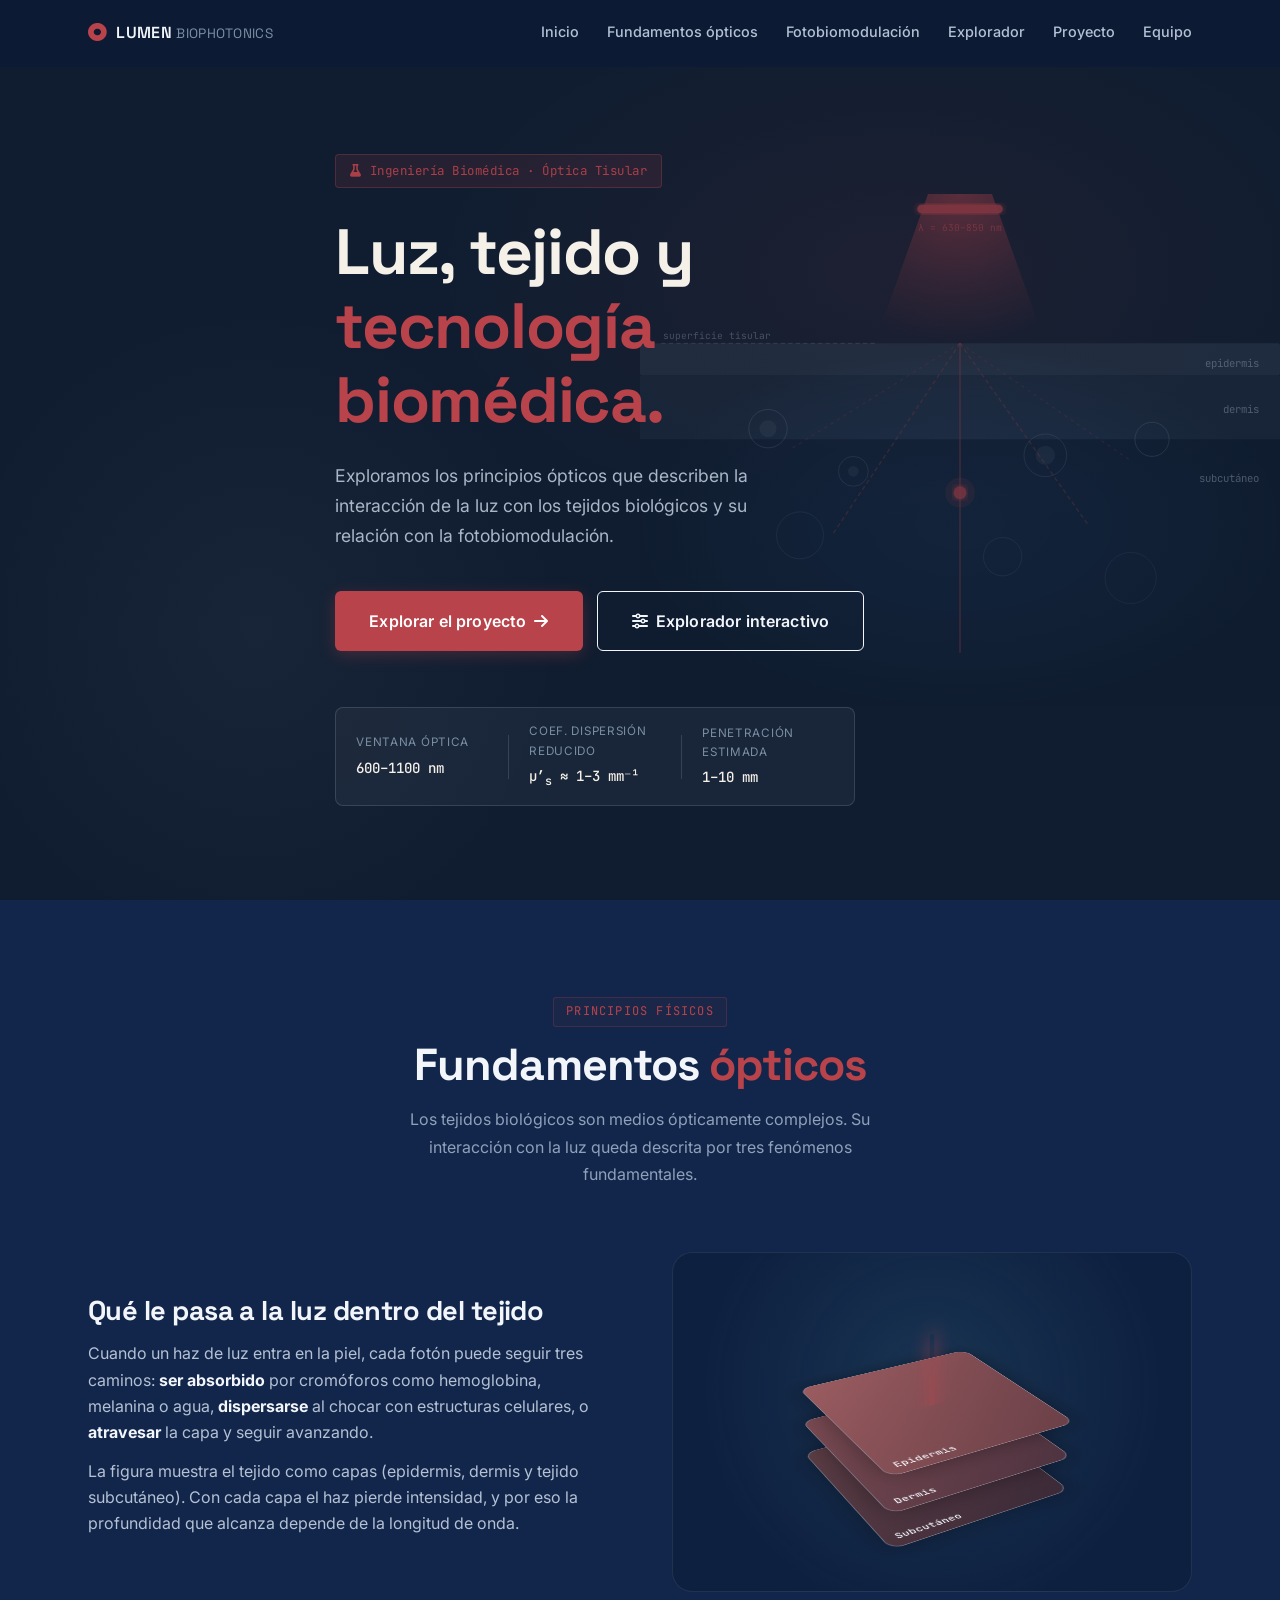
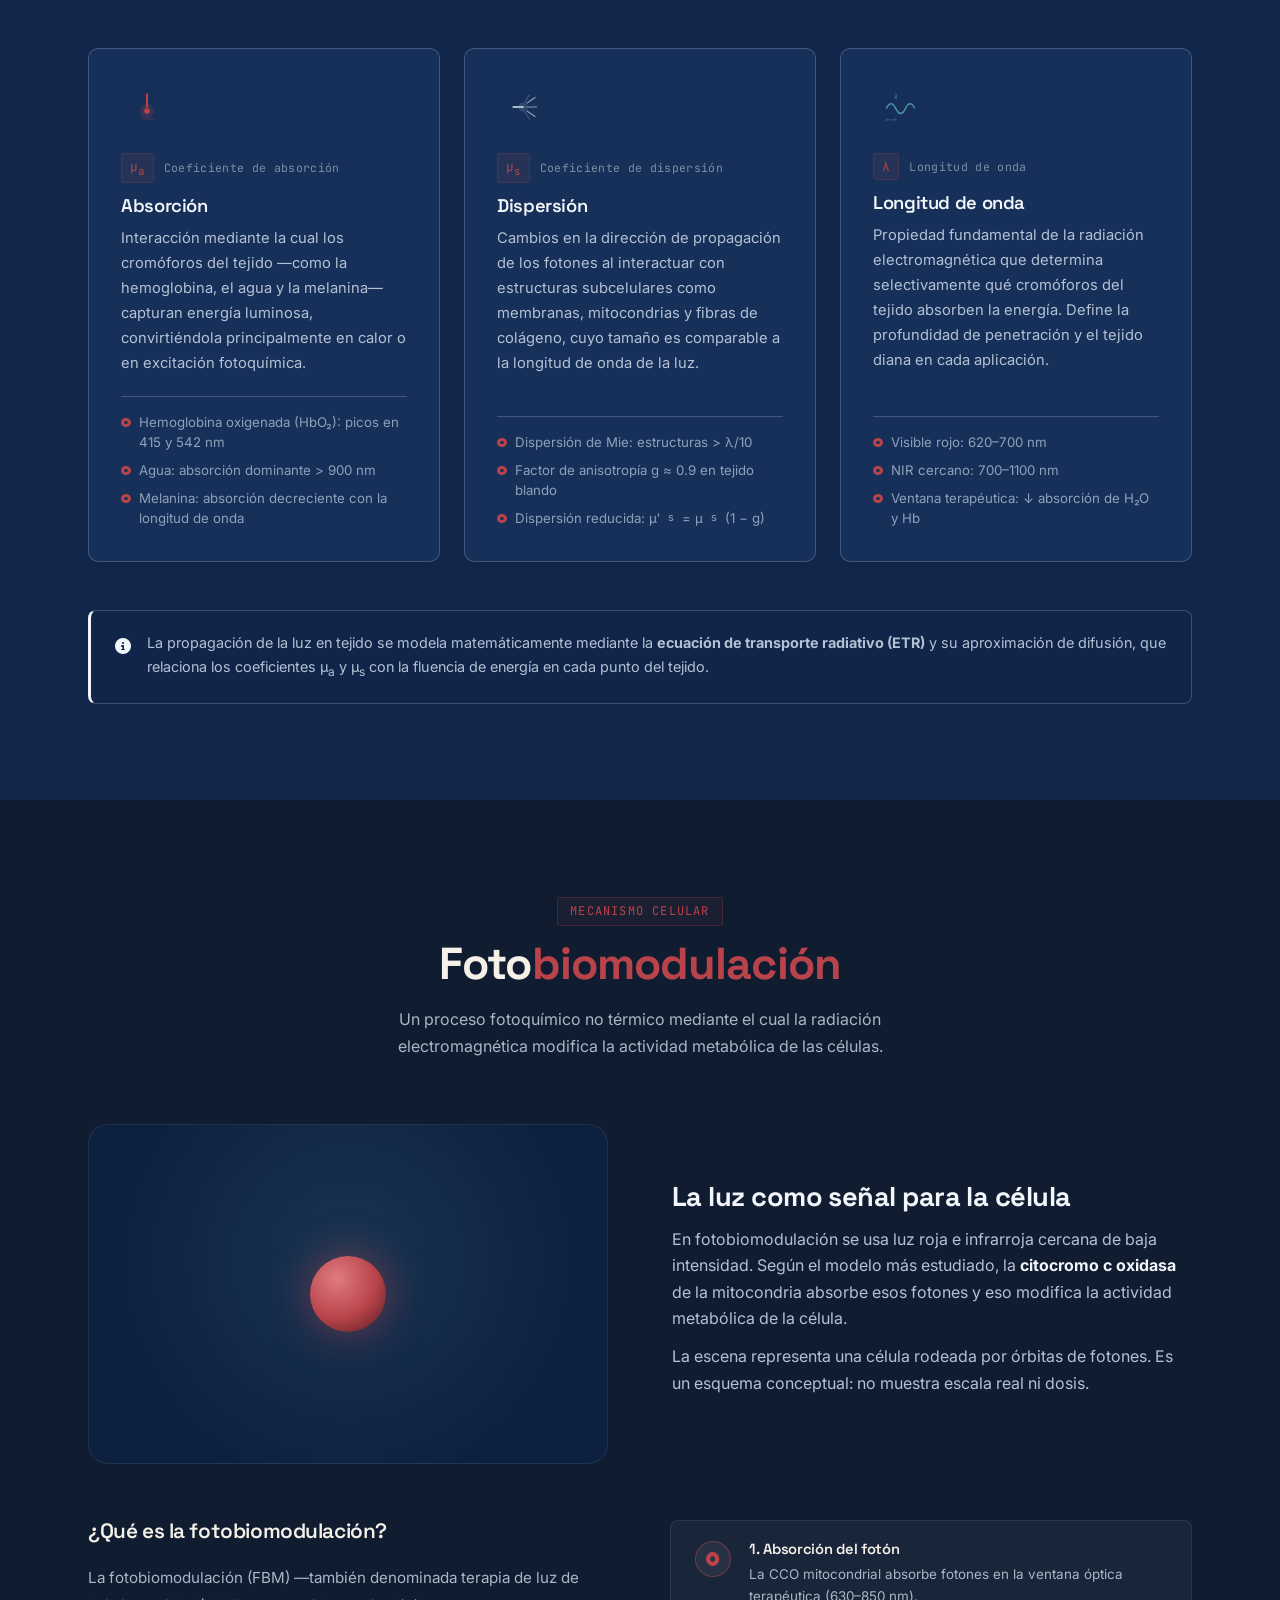
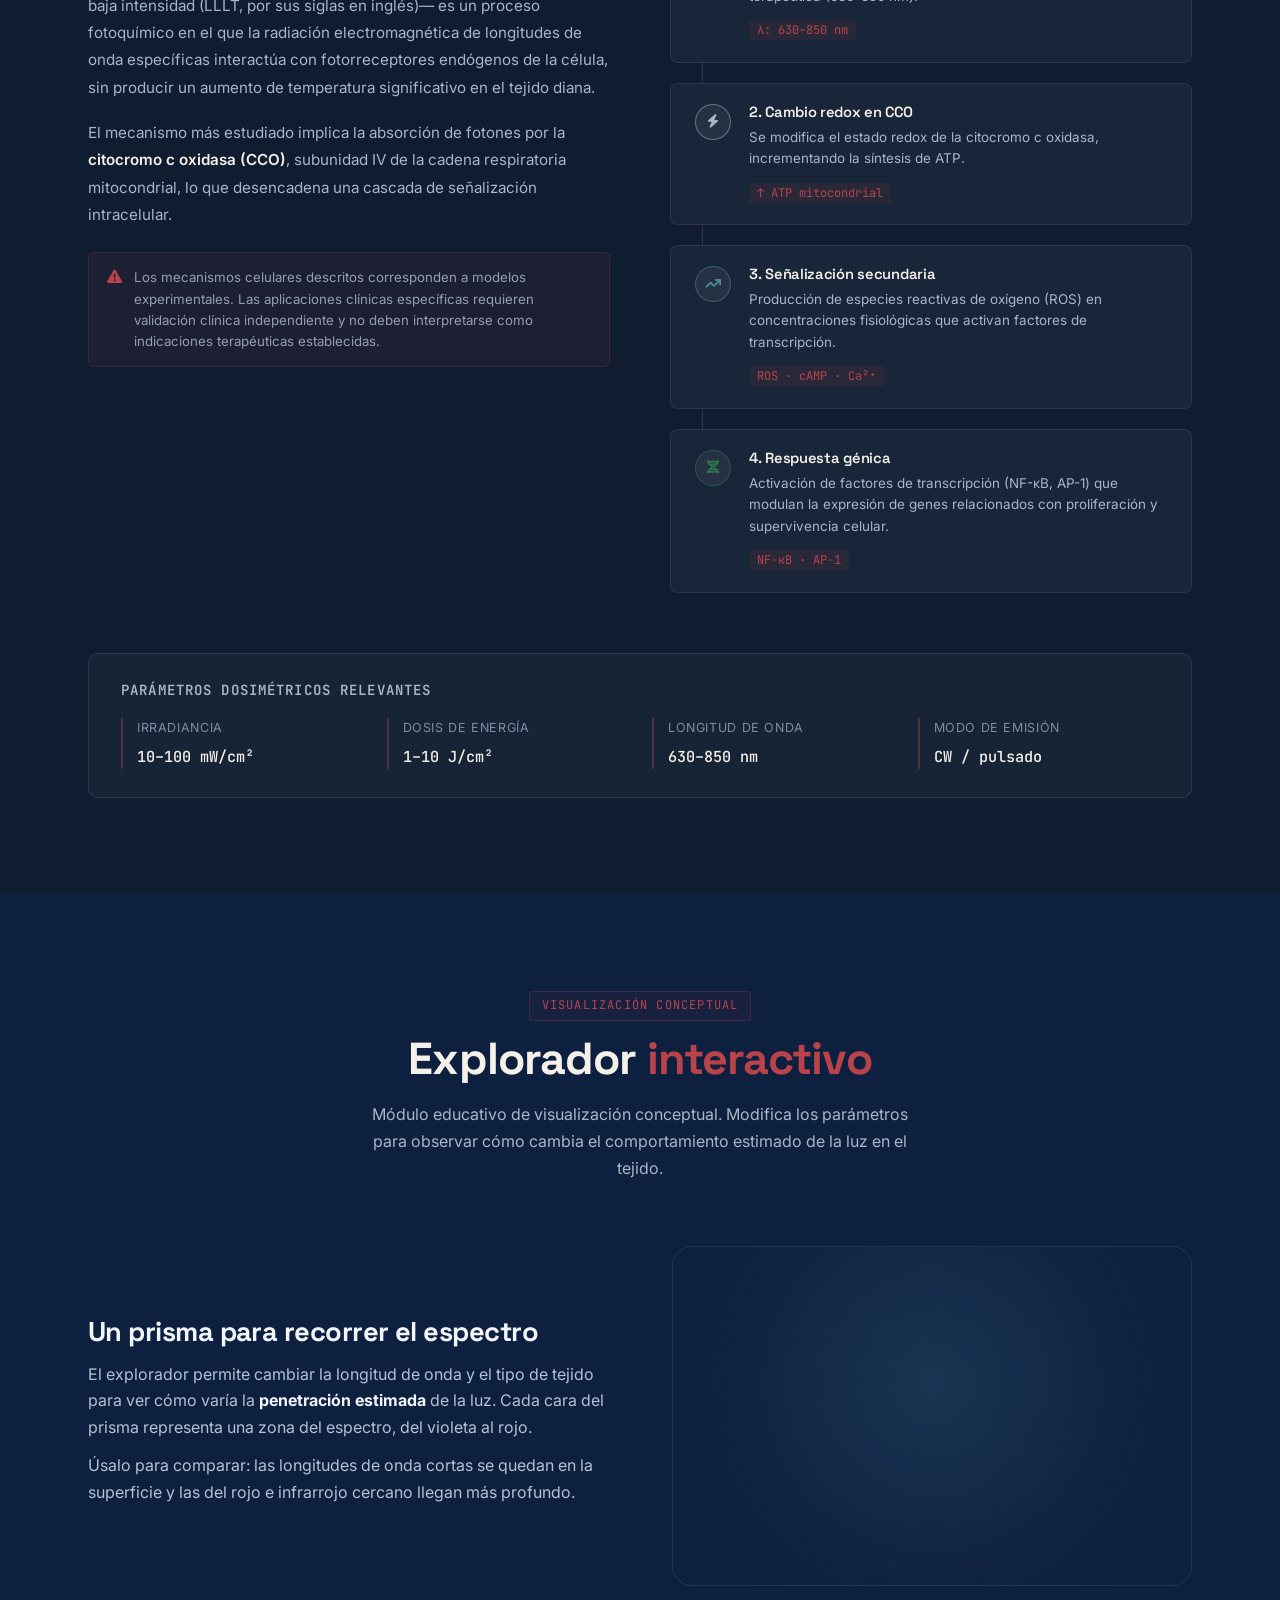
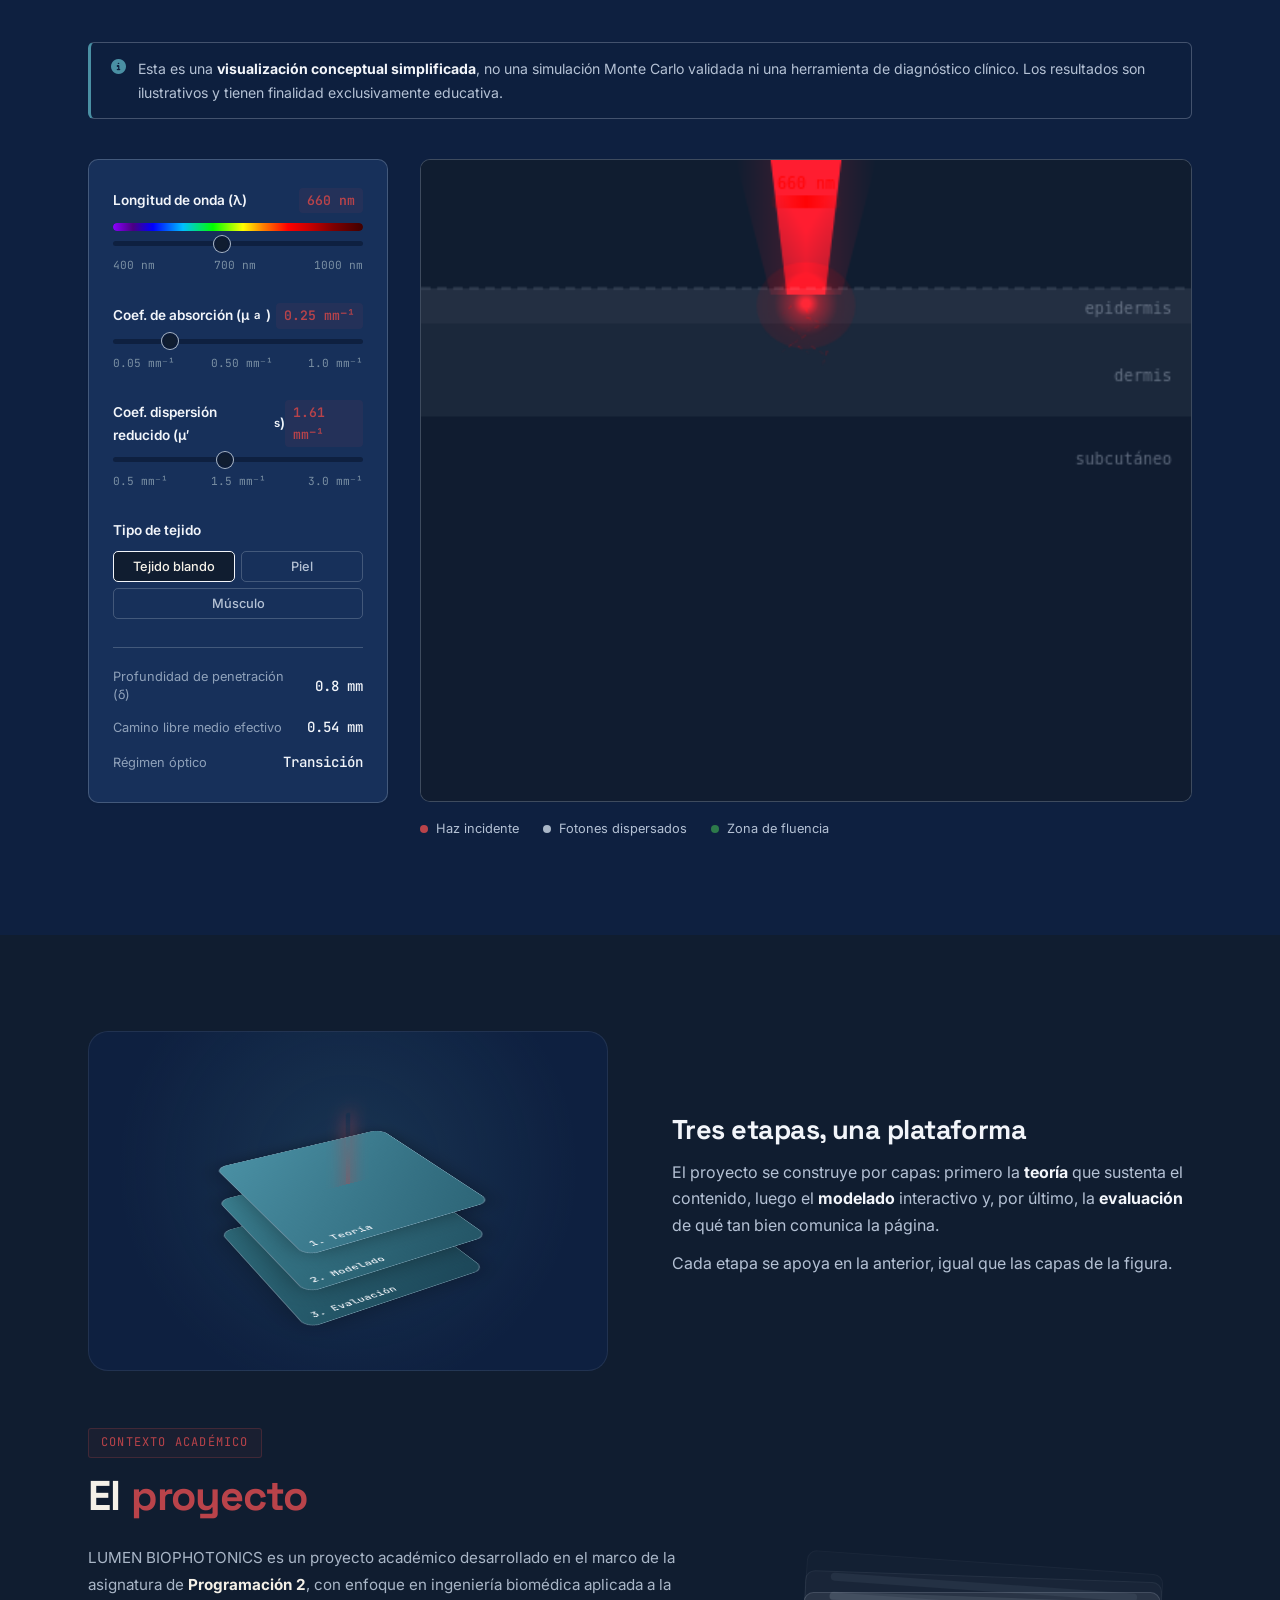
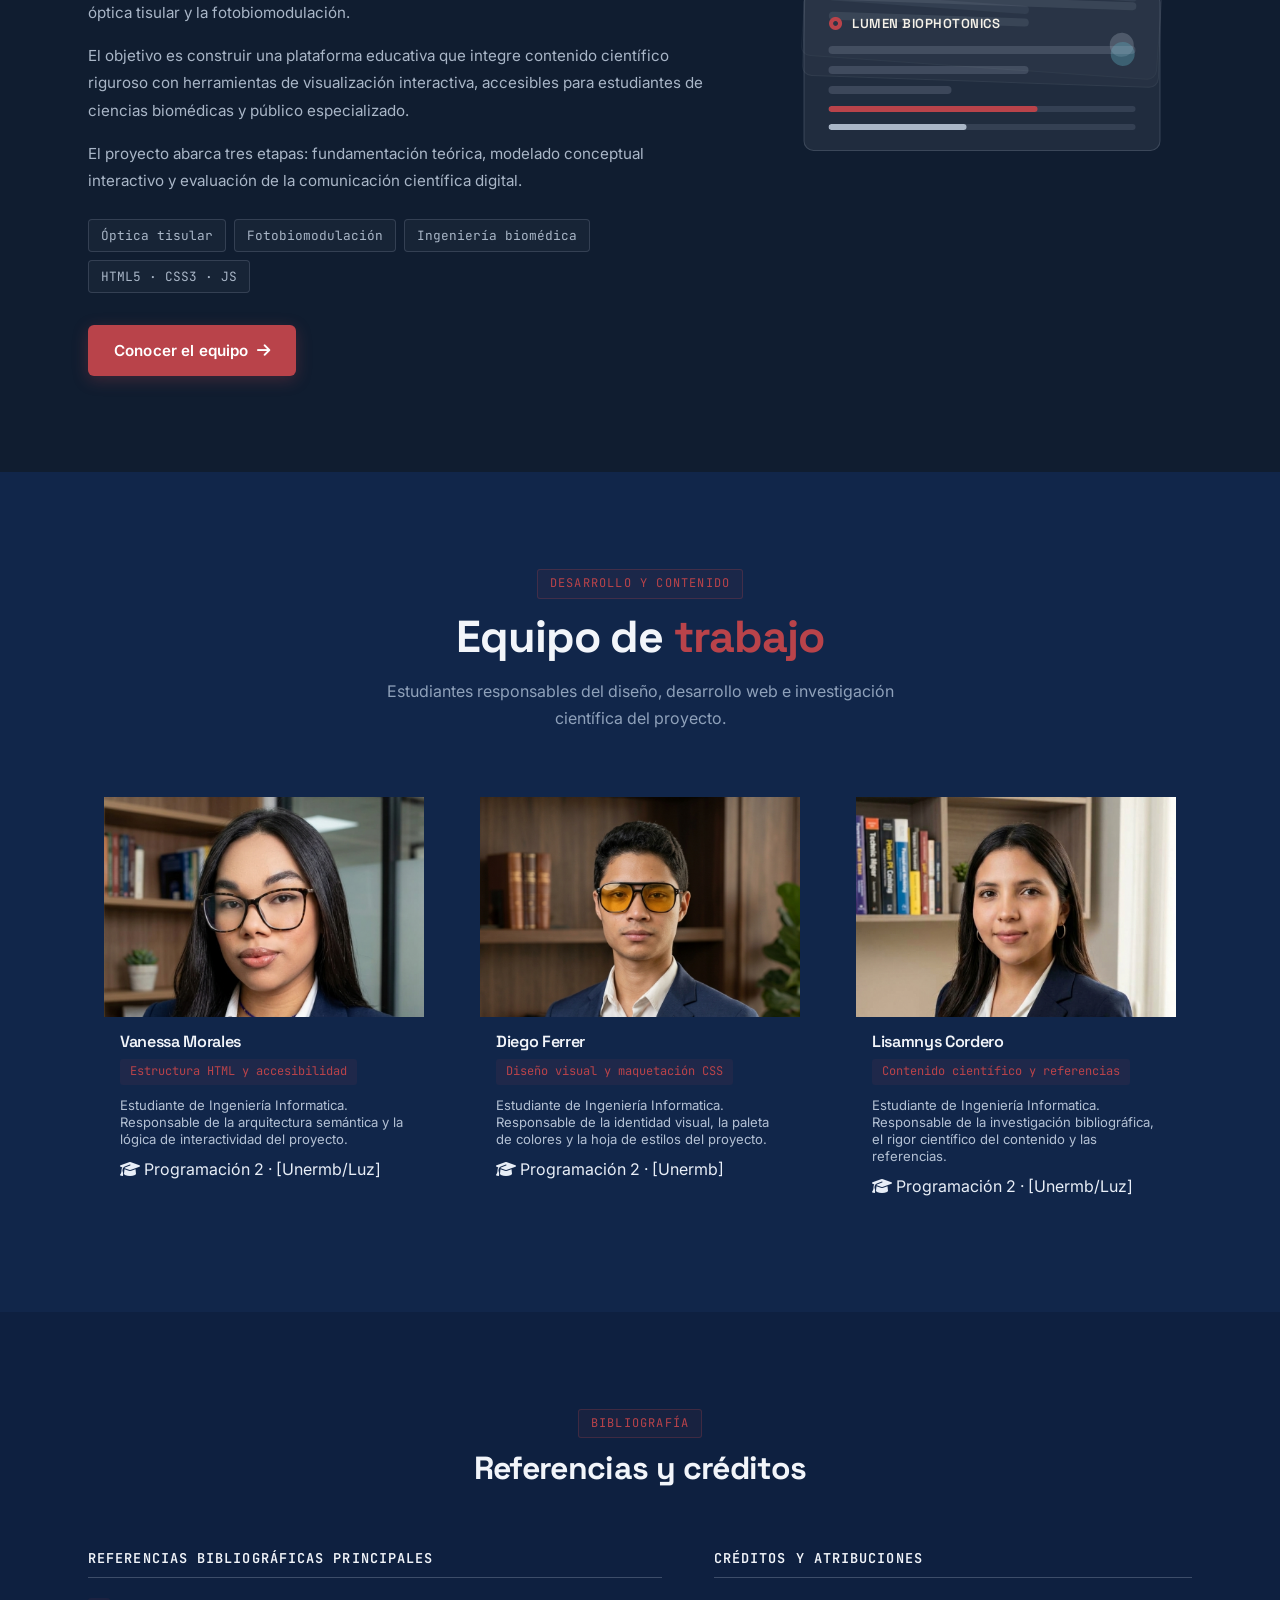
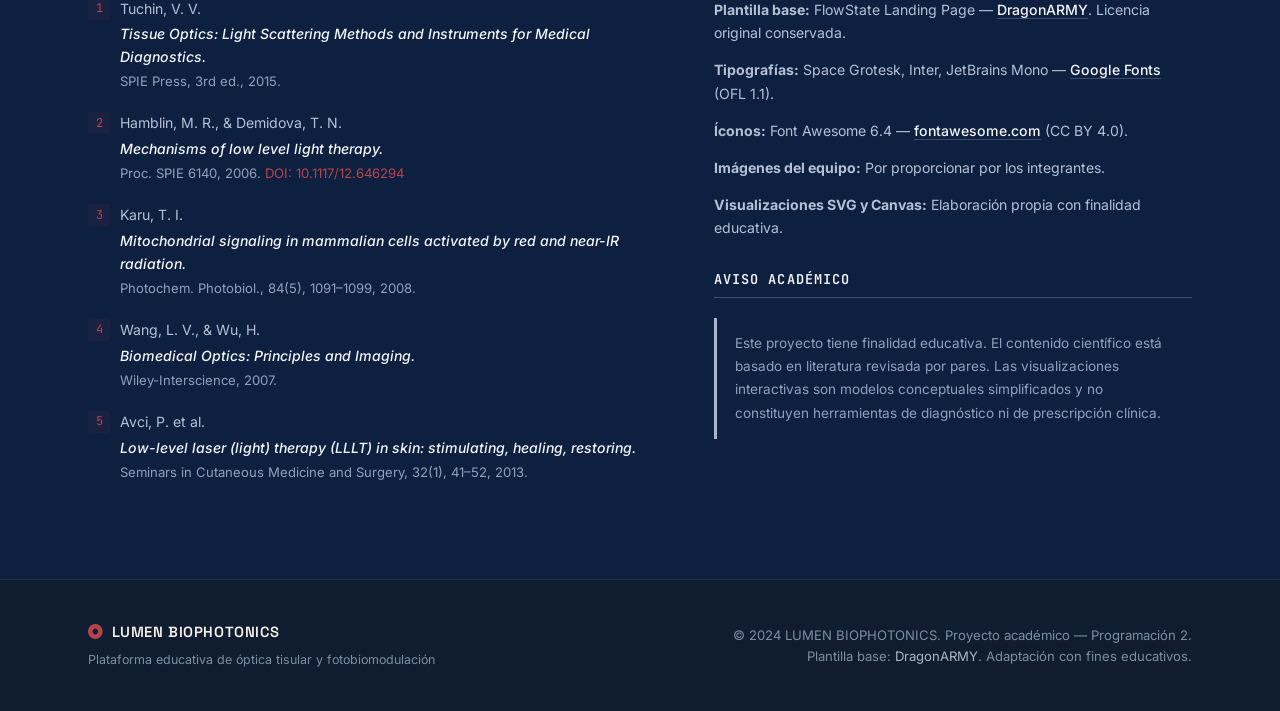
<file: index.html>
<!DOCTYPE html>
<html lang="es">

<head>
    <meta charset="UTF-8">
    <meta name="color-scheme" content="dark">
    <meta name="theme-color" content="#0c1b36">
    <meta name="viewport" content="width=device-width, initial-scale=1.0">

    <!-- SEO -->
    <title>LUMEN BIOPHOTONICS — Luz, tejido y tecnología biomédica</title>
    <meta name="description"
        content="Plataforma educativa dedicada a los principios ópticos de la interacción luz-tejido y los fundamentos de la fotobiomodulación en ingeniería biomédica.">

    <!-- Fuentes: Space Grotesk (títulos) · Inter (texto) · JetBrains Mono (datos técnicos) -->
    <link rel="preconnect" href="https://fonts.googleapis.com">
    <link rel="preconnect" href="https://fonts.gstatic.com" crossorigin>
    <link
        href="https://fonts.googleapis.com/css2?family=Space+Grotesk:wght@400;500;600;700&family=Inter:wght@300;400;500;600&family=JetBrains+Mono:wght@400;500&display=swap"
        rel="stylesheet">

    <!-- Íconos -->
    <link rel="stylesheet" href="https://cdnjs.cloudflare.com/ajax/libs/font-awesome/6.4.0/css/all.min.css">

    <!-- Estilos -->
    <link rel="stylesheet" href="style.css">
</head>

<body>

    <!-- ============================================================
         NAVEGACIÓN PRINCIPAL
         #navbar          → barra fija, clase .scrolled añadida por JS
         #navLinks        → menú, clase .active añadida por JS (móvil)
         #hamburger       → botón móvil, aria-expanded gestionado por JS
    ============================================================ -->
    <header class="navbar" id="navbar" role="banner">
        <div class="container nav-container">

            <!-- Logotipo tipográfico -->
            <a href="#inicio" class="logo" aria-label="LUMEN BIOPHOTONICS — Ir al inicio">
                <span class="logo-mark" aria-hidden="true">
                    <i class="fas fa-circle-dot"></i>
                </span>
                <span class="logo-text">LUMEN <span class="logo-sub">BIOPHOTONICS</span></span>
            </a>

            <!-- Navegación principal -->
            <nav class="nav-links" id="navLinks" aria-label="Menú principal">
                <a href="#inicio">Inicio</a>
                <a href="#fundamentos">Fundamentos ópticos</a>
                <a href="#fotobiomodulacion">Fotobiomodulación</a>
                <a href="#explorador">Explorador</a>
                <a href="#proyecto">Proyecto</a>
                <a href="#equipo">Equipo</a>
            </nav>

            <!-- Botón hamburger (móvil) -->
            <button class="hamburger" id="hamburger" aria-label="Abrir menú de navegación" aria-expanded="false"
                aria-controls="navLinks">
                <i class="fas fa-bars" aria-hidden="true"></i>
            </button>

        </div>
    </header>

    <main id="main-content">

        <!-- ============================================================
             A. HERO SECTION
             #inicio / #hero
        ============================================================ -->
        <section class="hero" id="inicio" aria-labelledby="hero-heading">
            <div class="hero-bg-glow" aria-hidden="true"></div>

            <!-- Visualización SVG: propagación de luz en tejido biológico -->
            <div class="hero-visual" aria-hidden="true">
                <svg class="tissue-diagram" viewBox="0 0 600 480" xmlns="http://www.w3.org/2000/svg"
                    role="presentation">
                    <!-- Fondo tejido -->
                    <defs>
                        <radialGradient id="tissueGrad" cx="50%" cy="50%" r="50%">
                            <stop offset="0%" stop-color="#1a3a5c" stop-opacity="0.6" />
                            <stop offset="100%" stop-color="#101D30" stop-opacity="0.95" />
                        </radialGradient>
                        <radialGradient id="beamGrad" cx="50%" cy="0%" r="100%">
                            <stop offset="0%" stop-color="#B9434A" stop-opacity="0.9" />
                            <stop offset="60%" stop-color="#B9434A" stop-opacity="0.3" />
                            <stop offset="100%" stop-color="#B9434A" stop-opacity="0" />
                        </radialGradient>
                        <filter id="glow">
                            <feGaussianBlur stdDeviation="3" result="coloredBlur" />
                            <feMerge>
                                <feMergeNode in="coloredBlur" />
                                <feMergeNode in="SourceGraphic" />
                            </feMerge>
                        </filter>
                        <filter id="softglow">
                            <feGaussianBlur stdDeviation="8" result="coloredBlur" />
                            <feMerge>
                                <feMergeNode in="coloredBlur" />
                                <feMergeNode in="SourceGraphic" />
                            </feMerge>
                        </filter>
                    </defs>

                    <!-- Tejido de fondo -->
                    <rect x="0" y="140" width="600" height="340" fill="url(#tissueGrad)" rx="4" />

                    <!-- Capas del tejido -->
                    <rect x="0" y="140" width="600" height="30" fill="#A9B6C7" opacity="0.15" rx="2" />
                    <text x="580" y="162" fill="#A9B6C7" font-size="10" font-family="JetBrains Mono, monospace"
                        text-anchor="end" opacity="0.6">epidermis</text>

                    <rect x="0" y="170" width="600" height="60" fill="#A9B6C7" opacity="0.08" />
                    <text x="580" y="205" fill="#A9B6C7" font-size="10" font-family="JetBrains Mono, monospace"
                        text-anchor="end" opacity="0.6">dermis</text>

                    <rect x="0" y="230" width="600" height="250" fill="#101D30" opacity="0.4" />
                    <text x="580" y="270" fill="#A9B6C7" font-size="10" font-family="JetBrains Mono, monospace"
                        text-anchor="end" opacity="0.6">subcutáneo</text>

                    <!-- Estructuras celulares abstractas -->
                    <circle cx="120" cy="220" r="18" fill="none" stroke="#A9B6C7" stroke-width="0.8" opacity="0.25" />
                    <circle cx="120" cy="220" r="8" fill="#A9B6C7" opacity="0.1" />
                    <circle cx="200" cy="260" r="14" fill="none" stroke="#A9B6C7" stroke-width="0.8" opacity="0.2" />
                    <circle cx="200" cy="260" r="5" fill="#A9B6C7" opacity="0.1" />
                    <circle cx="380" cy="245" r="20" fill="none" stroke="#A9B6C7" stroke-width="0.8" opacity="0.2" />
                    <circle cx="380" cy="245" r="9" fill="#A9B6C7" opacity="0.1" />
                    <circle cx="480" cy="230" r="16" fill="none" stroke="#A9B6C7" stroke-width="0.8" opacity="0.25" />
                    <circle cx="150" cy="320" r="22" fill="none" stroke="#A9B6C7" stroke-width="0.8" opacity="0.15" />
                    <circle cx="340" cy="340" r="18" fill="none" stroke="#A9B6C7" stroke-width="0.8" opacity="0.15" />
                    <circle cx="460" cy="360" r="24" fill="none" stroke="#A9B6C7" stroke-width="0.8" opacity="0.12" />

                    <!-- Haz de luz principal (rojo fotónico) -->
                    <polygon points="270,0 330,0 380,140 220,140" fill="url(#beamGrad)" opacity="0.7"
                        class="light-beam" />

                    <!-- Rayos dispersados -->
                    <line x1="300" y1="140" x2="180" y2="320" stroke="#B9434A" stroke-width="1.2" opacity="0.35"
                        stroke-dasharray="4,3" class="scatter-ray" />
                    <line x1="300" y1="140" x2="420" y2="310" stroke="#B9434A" stroke-width="1.2" opacity="0.35"
                        stroke-dasharray="4,3" class="scatter-ray" />
                    <line x1="300" y1="140" x2="140" y2="240" stroke="#B9434A" stroke-width="1" opacity="0.25"
                        stroke-dasharray="3,4" class="scatter-ray" />
                    <line x1="300" y1="140" x2="460" y2="250" stroke="#B9434A" stroke-width="1" opacity="0.25"
                        stroke-dasharray="3,4" class="scatter-ray" />
                    <line x1="300" y1="140" x2="300" y2="430" stroke="#B9434A" stroke-width="1.5" opacity="0.4"
                        class="scatter-ray" />

                    <!-- Punto de absorción -->
                    <circle cx="300" cy="280" r="6" fill="#B9434A" opacity="0.8" filter="url(#glow)"
                        class="absorption-dot" />
                    <circle cx="300" cy="280" r="14" fill="#B9434A" opacity="0.15" class="absorption-ring" />

                    <!-- Línea fuente de luz -->
                    <rect x="260" y="10" width="80" height="8" rx="4" fill="#B9434A" opacity="0.9"
                        filter="url(#glow)" />
                    <text x="300" y="35" fill="#B9434A" font-size="9" font-family="JetBrains Mono, monospace"
                        text-anchor="middle" opacity="0.8">λ = 630–850 nm</text>

                    <!-- Etiqueta superficie -->
                    <line x1="20" y1="140" x2="220" y2="140" stroke="#A9B6C7" stroke-width="0.6" stroke-dasharray="4,3"
                        opacity="0.4" />
                    <text x="22" y="136" fill="#A9B6C7" font-size="9" font-family="JetBrains Mono, monospace"
                        opacity="0.5">superficie tisular</text>
                </svg>
            </div>

            <div class="container hero-content">
                <!-- Badge académico -->
                <div class="badge fade-in" role="note">
                    <i class="fas fa-flask" aria-hidden="true"></i>
                    Ingeniería Biomédica · Óptica Tisular
                </div>

                <!-- H1 único -->
                <h1 class="fade-in" id="hero-heading">
                    Luz, tejido y<br>
                    <span class="accent-text">tecnología biomédica.</span>
                </h1>

                <p class="hero-subtitle fade-in">
                    Exploramos los principios ópticos que describen la interacción de la luz
                    con los tejidos biológicos y su relación con la fotobiomodulación.
                </p>

                <div class="hero-buttons fade-in">
                    <a href="#fundamentos" class="btn btn-primary btn-large" id="hero-cta-main">
                        Explorar el proyecto <i class="fas fa-arrow-right" aria-hidden="true"></i>
                    </a>
                    <a href="#explorador" class="btn btn-outline btn-large" id="hero-cta-explorer">
                        <i class="fas fa-sliders" aria-hidden="true"></i> Explorador interactivo
                    </a>
                </div>

                <!-- Parámetros clave — tipografía técnica -->
                <div class="hero-params fade-in" aria-label="Parámetros ópticos de referencia">
                    <div class="param-item">
                        <span class="param-label">Ventana óptica</span>
                        <span class="param-value">600–1100 nm</span>
                    </div>
                    <div class="param-separator" aria-hidden="true"></div>
                    <div class="param-item">
                        <span class="param-label">Coef. dispersión reducido</span>
                        <span class="param-value">μ′<sub>s</sub> ≈ 1–3 mm⁻¹</span>
                    </div>
                    <div class="param-separator" aria-hidden="true"></div>
                    <div class="param-item">
                        <span class="param-label">Penetración estimada</span>
                        <span class="param-value">1–10 mm</span>
                    </div>
                </div>
            </div>
        </section>

        <!-- ============================================================
             B. FUNDAMENTOS ÓPTICOS
             #fundamentos
        ============================================================ -->
        <section id="fundamentos" class="fundamentos" aria-labelledby="fundamentos-heading">
            <div class="container">

                <div class="section-header fade-in">
                    <span class="section-tag">Principios físicos</span>
                    <h2 id="fundamentos-heading">
                        Fundamentos <span class="accent-text">ópticos</span>
                    </h2>
                    <p>Los tejidos biológicos son medios ópticamente complejos. Su interacción con la luz queda descrita
                        por tres fenómenos fundamentales.</p>
                </div>

                <div class="explain fade-in">
                    <div class="explain-text">
                        <h3>Qué le pasa a la luz dentro del tejido</h3>
                        <p>Cuando un haz de luz entra en la piel, cada fotón puede seguir tres caminos: <strong>ser
                                absorbido</strong> por cromóforos como hemoglobina, melanina o agua,
                            <strong>dispersarse</strong> al chocar con estructuras celulares, o
                            <strong>atravesar</strong> la capa y seguir avanzando.
                        </p>
                        <p>La figura muestra el tejido como capas (epidermis, dermis y tejido subcutáneo). Con cada capa
                            el haz pierde intensidad, y por eso la profundidad que alcanza depende de la longitud de
                            onda.</p>
                    </div>
                    <div class="scene" role="img"
                        aria-label="Ilustración 3D de un haz de luz atravesando tres capas de tejido">
                        <div class="s3d layers">
                            <div class="layer" style="--z:-57px;--c1:#5c3d45;--c2:#3b2a38"><span>Subcutáneo</span></div>
                            <div class="layer" style="--z:-19px;--c1:#7a4a52;--c2:#4e3340"><span>Dermis</span></div>
                            <div class="layer" style="--z:19px;--c1:#9a5c60;--c2:#6b4048"><span>Epidermis</span></div>
                            <div class="ray"></div>
                        </div>
                    </div>
                </div>


                <div class="features-grid" role="list">

                    <!-- Tarjeta: Absorción -->
                    <article class="feature-card fade-in" role="listitem" id="card-absorcion">
                        <div class="feature-icon" style="--icon-color: #B9434A;" aria-hidden="true">
                            <!-- Diagrama SVG: absorción -->
                            <svg viewBox="0 0 40 40" fill="none" xmlns="http://www.w3.org/2000/svg" aria-hidden="true">
                                <line x1="20" y1="4" x2="20" y2="20" stroke="#B9434A" stroke-width="2.5"
                                    stroke-linecap="round" />
                                <circle cx="20" cy="25" r="8" fill="#B9434A" opacity="0.2" stroke="#B9434A"
                                    stroke-width="1.5" />
                                <circle cx="20" cy="25" r="3.5" fill="#B9434A" />
                                <!-- Ondas de calor -->
                                <path d="M12 35 Q14 33 16 35 Q18 37 20 35 Q22 33 24 35 Q26 37 28 35" stroke="#B9434A"
                                    stroke-width="1" fill="none" opacity="0.5" />
                            </svg>
                        </div>
                        <div class="feature-tag-line">
                            <span class="mono-tag">μ<sub>a</sub></span>
                            <span class="feature-tag-text">Coeficiente de absorción</span>
                        </div>
                        <h3>Absorción</h3>
                        <p>Interacción mediante la cual los cromóforos del tejido —como la hemoglobina, el agua y la
                            melanina— capturan energía luminosa, convirtiéndola principalmente en calor o en excitación
                            fotoquímica.</p>
                        <ul class="feature-detail-list" aria-label="Detalles de absorción">
                            <li><i class="fas fa-circle-dot" aria-hidden="true"></i> Hemoglobina oxigenada (HbO₂): picos
                                en 415 y 542 nm</li>
                            <li><i class="fas fa-circle-dot" aria-hidden="true"></i> Agua: absorción dominante > 900 nm
                            </li>
                            <li><i class="fas fa-circle-dot" aria-hidden="true"></i> Melanina: absorción decreciente con
                                la longitud de onda</li>
                        </ul>
                    </article>

                    <!-- Tarjeta: Dispersión -->
                    <article class="feature-card fade-in" role="listitem" id="card-dispersion">
                        <div class="feature-icon" style="--icon-color: #A9B6C7;" aria-hidden="true">
                            <svg viewBox="0 0 40 40" fill="none" xmlns="http://www.w3.org/2000/svg" aria-hidden="true">
                                <line x1="8" y1="20" x2="20" y2="20" stroke="#A9B6C7" stroke-width="2.5"
                                    stroke-linecap="round" />
                                <circle cx="20" cy="20" r="5" fill="#A9B6C7" opacity="0.2" stroke="#A9B6C7"
                                    stroke-width="1.5" />
                                <!-- Rayos dispersados -->
                                <line x1="25" y1="15" x2="35" y2="8" stroke="#A9B6C7" stroke-width="1.5"
                                    stroke-linecap="round" opacity="0.8" />
                                <line x1="25" y1="20" x2="37" y2="20" stroke="#A9B6C7" stroke-width="1.5"
                                    stroke-linecap="round" opacity="0.8" />
                                <line x1="25" y1="25" x2="35" y2="32" stroke="#A9B6C7" stroke-width="1.5"
                                    stroke-linecap="round" opacity="0.8" />
                                <line x1="22" y1="14" x2="28" y2="5" stroke="#A9B6C7" stroke-width="1"
                                    stroke-linecap="round" opacity="0.5" />
                                <line x1="22" y1="26" x2="28" y2="35" stroke="#A9B6C7" stroke-width="1"
                                    stroke-linecap="round" opacity="0.5" />
                            </svg>
                        </div>
                        <div class="feature-tag-line">
                            <span class="mono-tag">μ<sub>s</sub></span>
                            <span class="feature-tag-text">Coeficiente de dispersión</span>
                        </div>
                        <h3>Dispersión</h3>
                        <p>Cambios en la dirección de propagación de los fotones al interactuar con estructuras
                            subcelulares como membranas, mitocondrias y fibras de colágeno, cuyo tamaño es comparable a
                            la longitud de onda de la luz.</p>
                        <ul class="feature-detail-list" aria-label="Detalles de dispersión">
                            <li><i class="fas fa-circle-dot" aria-hidden="true"></i> Dispersión de Mie: estructuras >
                                λ/10</li>
                            <li><i class="fas fa-circle-dot" aria-hidden="true"></i> Factor de anisotropía g ≈ 0.9 en
                                tejido blando</li>
                            <li><i class="fas fa-circle-dot" aria-hidden="true"></i> Dispersión reducida: μ′<sub>s</sub>
                                = μ<sub>s</sub>(1 − g)</li>
                        </ul>
                    </article>

                    <!-- Tarjeta: Longitud de onda -->
                    <article class="feature-card fade-in" role="listitem" id="card-lambda">
                        <div class="feature-icon" style="--icon-color: #4a90a4;" aria-hidden="true">
                            <svg viewBox="0 0 40 40" fill="none" xmlns="http://www.w3.org/2000/svg" aria-hidden="true">
                                <!-- Onda sinusoidal -->
                                <path d="M4 22 Q10 10 16 22 Q22 34 28 22 Q34 10 40 22" stroke="#4a90a4" stroke-width="2"
                                    fill="none" />
                                <!-- Indicador lambda -->
                                <text x="14" y="10" fill="#4a90a4" font-size="9" font-family="serif"
                                    font-style="italic">λ</text>
                                <!-- Flechas longitud -->
                                <line x1="4" y1="36" x2="16" y2="36" stroke="#4a90a4" stroke-width="1" opacity="0.6" />
                                <line x1="4" y1="34" x2="4" y2="38" stroke="#4a90a4" stroke-width="1" opacity="0.6" />
                                <line x1="16" y1="34" x2="16" y2="38" stroke="#4a90a4" stroke-width="1" opacity="0.6" />
                            </svg>
                        </div>
                        <div class="feature-tag-line">
                            <span class="mono-tag">λ</span>
                            <span class="feature-tag-text">Longitud de onda</span>
                        </div>
                        <h3>Longitud de onda</h3>
                        <p>Propiedad fundamental de la radiación electromagnética que determina selectivamente qué
                            cromóforos del tejido absorben la energía. Define la profundidad de penetración y el tejido
                            diana en cada aplicación.</p>
                        <ul class="feature-detail-list" aria-label="Detalles de longitud de onda">
                            <li><i class="fas fa-circle-dot" aria-hidden="true"></i> Visible rojo: 620–700 nm</li>
                            <li><i class="fas fa-circle-dot" aria-hidden="true"></i> NIR cercano: 700–1100 nm</li>
                            <li><i class="fas fa-circle-dot" aria-hidden="true"></i> Ventana terapéutica: ↓ absorción de
                                H₂O y Hb</li>
                        </ul>
                    </article>

                </div>

                <!-- Bloque explicativo adicional -->
                <div class="info-block fade-in">
                    <div class="info-block-icon" aria-hidden="true">
                        <i class="fas fa-circle-info"></i>
                    </div>
                    <p>La propagación de la luz en tejido se modela matemáticamente mediante la <strong>ecuación de
                            transporte radiativo (ETR)</strong> y su aproximación de difusión, que relaciona los
                        coeficientes μ<sub>a</sub> y μ<sub>s</sub> con la fluencia de energía en cada punto del tejido.
                    </p>
                </div>

            </div>
        </section>

        <!-- ============================================================
             C. FOTOBIOMODULACIÓN
             #fotobiomodulacion
        ============================================================ -->
        <section id="fotobiomodulacion" class="fbm-section" aria-labelledby="fbm-heading">
            <div class="container">

                <div class="section-header fade-in">
                    <span class="section-tag">Mecanismo celular</span>
                    <h2 id="fbm-heading">
                        Foto<span class="accent-text">biomodulación</span>
                    </h2>
                    <p>Un proceso fotoquímico no térmico mediante el cual la radiación electromagnética modifica la
                        actividad metabólica de las células.</p>
                </div>

                <div class="explain reverse fade-in">
                    <div class="explain-text">
                        <h3>La luz como señal para la célula</h3>
                        <p>En fotobiomodulación se usa luz roja e infrarroja cercana de baja intensidad. Según el modelo
                            más estudiado, la <strong>citocromo c oxidasa</strong> de la mitocondria absorbe esos
                            fotones y eso modifica la actividad metabólica de la célula.</p>
                        <p>La escena representa una célula rodeada por órbitas de fotones. Es un esquema conceptual: no
                            muestra escala real ni dosis.</p>
                    </div>
                    <div class="scene" role="img" aria-label="Ilustración 3D de una célula con órbitas de fotones">
                        <div class="s3d orbits">
                            <div class="core"></div>
                            <div class="ring"></div>
                            <div class="ring"></div>
                            <div class="ring"></div>
                        </div>
                    </div>
                </div>


                <div class="fbm-layout">

                    <!-- Columna editorial izquierda -->
                    <div class="fbm-text fade-in">
                        <h3 class="fbm-subtitle">¿Qué es la fotobiomodulación?</h3>
                        <p>La fotobiomodulación (FBM) —también denominada terapia de luz de baja intensidad (LLLT, por
                            sus siglas en inglés)— es un proceso fotoquímico en el que la radiación electromagnética de
                            longitudes de onda específicas interactúa con fotorreceptores endógenos de la célula, sin
                            producir un aumento de temperatura significativo en el tejido diana.</p>

                        <p>El mecanismo más estudiado implica la absorción de fotones por la <strong>citocromo c oxidasa
                                (CCO)</strong>, subunidad IV de la cadena respiratoria mitocondrial, lo que desencadena
                            una cascada de señalización intracelular.</p>

                        <div class="fbm-disclaimer" role="note" aria-label="Nota sobre estado de la evidencia">
                            <i class="fas fa-triangle-exclamation" aria-hidden="true"></i>
                            <p>Los mecanismos celulares descritos corresponden a modelos experimentales. Las
                                aplicaciones clínicas específicas requieren validación clínica independiente y no deben
                                interpretarse como indicaciones terapéuticas establecidas.</p>
                        </div>
                    </div>

                    <!-- Diagrama de cascada -->
                    <div class="fbm-diagram fade-in" aria-label="Diagrama de la cascada fotobiomoduladora" role="img">
                        <div class="cascade-step" id="cascade-1">
                            <div class="cascade-icon" style="--step-color: #B9434A;" aria-hidden="true">
                                <i class="fas fa-circle-dot"></i>
                            </div>
                            <div class="cascade-content">
                                <h4>1. Absorción del fotón</h4>
                                <p>La CCO mitocondrial absorbe fotones en la ventana óptica terapéutica (630–850 nm).
                                </p>
                                <span class="cascade-param">λ: 630–850 nm</span>
                            </div>
                        </div>

                        <div class="cascade-connector" aria-hidden="true"></div>

                        <div class="cascade-step" id="cascade-2">
                            <div class="cascade-icon" style="--step-color: #A9B6C7;" aria-hidden="true">
                                <i class="fas fa-bolt"></i>
                            </div>
                            <div class="cascade-content">
                                <h4>2. Cambio redox en CCO</h4>
                                <p>Se modifica el estado redox de la citocromo c oxidasa, incrementando la síntesis de
                                    ATP.</p>
                                <span class="cascade-param">↑ ATP mitocondrial</span>
                            </div>
                        </div>

                        <div class="cascade-connector" aria-hidden="true"></div>

                        <div class="cascade-step" id="cascade-3">
                            <div class="cascade-icon" style="--step-color: #4a90a4;" aria-hidden="true">
                                <i class="fas fa-arrow-trend-up"></i>
                            </div>
                            <div class="cascade-content">
                                <h4>3. Señalización secundaria</h4>
                                <p>Producción de especies reactivas de oxígeno (ROS) en concentraciones fisiológicas que
                                    activan factores de transcripción.</p>
                                <span class="cascade-param">ROS · cAMP · Ca²⁺</span>
                            </div>
                        </div>

                        <div class="cascade-connector" aria-hidden="true"></div>

                        <div class="cascade-step" id="cascade-4">
                            <div class="cascade-icon" style="--step-color: #2d7a4a;" aria-hidden="true">
                                <i class="fas fa-dna"></i>
                            </div>
                            <div class="cascade-content">
                                <h4>4. Respuesta génica</h4>
                                <p>Activación de factores de transcripción (NF-κB, AP-1) que modulan la expresión de
                                    genes relacionados con proliferación y supervivencia celular.</p>
                                <span class="cascade-param">NF-κB · AP-1</span>
                            </div>
                        </div>
                    </div>

                </div>

                <!-- Parámetros dosimétricos -->
                <div class="dosimetry-bar fade-in" aria-label="Parámetros dosimétricos relevantes">
                    <h3 class="dosimetry-title">Parámetros dosimétricos relevantes</h3>
                    <div class="dosimetry-grid">
                        <div class="dosimetry-item">
                            <span class="dosimetry-label">Irradiancia</span>
                            <span class="dosimetry-value">10–100 mW/cm²</span>
                        </div>
                        <div class="dosimetry-item">
                            <span class="dosimetry-label">Dosis de energía</span>
                            <span class="dosimetry-value">1–10 J/cm²</span>
                        </div>
                        <div class="dosimetry-item">
                            <span class="dosimetry-label">Longitud de onda</span>
                            <span class="dosimetry-value">630–850 nm</span>
                        </div>
                        <div class="dosimetry-item">
                            <span class="dosimetry-label">Modo de emisión</span>
                            <span class="dosimetry-value">CW / pulsado</span>
                        </div>
                    </div>
                </div>

            </div>
        </section>

        <!-- ============================================================
             D. EXPLORADOR INTERACTIVO
             #explorador
             La lógica está en script.js → initExplorer()
        ============================================================ -->
        <section id="explorador" class="explorer-section" aria-labelledby="explorer-heading">
            <div class="container">

                <div class="section-header fade-in">
                    <span class="section-tag">Visualización conceptual</span>
                    <h2 id="explorer-heading">
                        Explorador <span class="accent-text">interactivo</span>
                    </h2>
                    <p>Módulo educativo de visualización conceptual. Modifica los parámetros para observar cómo cambia
                        el comportamiento estimado de la luz en el tejido.</p>
                </div>

                <div class="explain fade-in">
                    <div class="explain-text">
                        <h3>Un prisma para recorrer el espectro</h3>
                        <p>El explorador permite cambiar la longitud de onda y el tipo de tejido para ver cómo varía la
                            <strong>penetración estimada</strong> de la luz. Cada cara del prisma representa una zona
                            del espectro, del violeta al rojo.
                        </p>
                        <p>Úsalo para comparar: las longitudes de onda cortas se quedan en la superficie y las del rojo
                            e infrarrojo cercano llegan más profundo.</p>
                    </div>
                    <div class="scene" role="img" aria-label="Ilustración 3D de un prisma con los colores del espectro">
                        <div class="s3d cube">
                            <div class="face"></div>
                            <div class="face"></div>
                            <div class="face"></div>
                            <div class="face"></div>
                            <div class="face"></div>
                            <div class="face"></div>
                        </div>
                    </div>
                </div>


                <!-- Aviso de naturaleza educativa -->
                <div class="explorer-disclaimer fade-in" role="note">
                    <i class="fas fa-circle-info" aria-hidden="true"></i>
                    <p>Esta es una <strong>visualización conceptual simplificada</strong>, no una simulación Monte Carlo
                        validada ni una herramienta de diagnóstico clínico. Los resultados son ilustrativos y tienen
                        finalidad exclusivamente educativa.</p>
                </div>

                <div class="explorer-layout fade-in">

                    <!-- Panel de controles -->
                    <aside class="explorer-controls" aria-label="Controles del explorador óptico">

                        <!-- Control: Longitud de onda -->
                        <div class="control-group" id="ctrl-wavelength">
                            <label class="control-label" for="wavelength-slider">
                                Longitud de onda (λ)
                                <span class="control-value" id="wavelength-display" aria-live="polite">660 nm</span>
                            </label>
                            <div class="wavelength-track" aria-hidden="true">
                                <div class="wavelength-spectrum"></div>
                            </div>
                            <input type="range" id="wavelength-slider" class="explorer-slider wavelength-slider"
                                min="400" max="1000" value="660" step="5" aria-label="Longitud de onda en nanómetros"
                                aria-valuemin="400" aria-valuemax="1000" aria-valuenow="660"
                                aria-valuetext="660 nanómetros">
                            <div class="slider-range-labels" aria-hidden="true">
                                <span>400 nm</span>
                                <span>700 nm</span>
                                <span>1000 nm</span>
                            </div>
                        </div>

                        <!-- Control: Coeficiente de absorción -->
                        <div class="control-group" id="ctrl-absorption">
                            <label class="control-label" for="absorption-slider">
                                Coef. de absorción (μ<sub>a</sub>)
                                <span class="control-value" id="absorption-display" aria-live="polite">0.10 mm⁻¹</span>
                            </label>
                            <input type="range" id="absorption-slider" class="explorer-slider" min="1" max="20"
                                value="5" step="1" aria-label="Coeficiente de absorción en milímetros inversos"
                                aria-valuemin="0.05" aria-valuemax="1.0" aria-valuenow="0.10">
                            <div class="slider-range-labels" aria-hidden="true">
                                <span>0.05 mm⁻¹</span>
                                <span>0.50 mm⁻¹</span>
                                <span>1.0 mm⁻¹</span>
                            </div>
                        </div>

                        <!-- Control: Coeficiente de dispersión reducido -->
                        <div class="control-group" id="ctrl-scattering">
                            <label class="control-label" for="scattering-slider">
                                Coef. dispersión reducido (μ′<sub>s</sub>)
                                <span class="control-value" id="scattering-display" aria-live="polite">1.0 mm⁻¹</span>
                            </label>
                            <input type="range" id="scattering-slider" class="explorer-slider" min="1" max="10"
                                value="5" step="1"
                                aria-label="Coeficiente de dispersión reducido en milímetros inversos">
                            <div class="slider-range-labels" aria-hidden="true">
                                <span>0.5 mm⁻¹</span>
                                <span>1.5 mm⁻¹</span>
                                <span>3.0 mm⁻¹</span>
                            </div>
                        </div>

                        <!-- Selector de tipo de tejido -->
                        <div class="control-group" id="ctrl-tissue">
                            <span class="control-label">Tipo de tejido</span>
                            <div class="tissue-selector" role="radiogroup" aria-label="Seleccionar tipo de tejido">
                                <button class="tissue-btn active" data-tissue="soft" id="tissue-soft" role="radio"
                                    aria-checked="true">
                                    Tejido blando
                                </button>
                                <button class="tissue-btn" data-tissue="skin" id="tissue-skin" role="radio"
                                    aria-checked="false">
                                    Piel
                                </button>
                                <button class="tissue-btn" data-tissue="muscle" id="tissue-muscle" role="radio"
                                    aria-checked="false">
                                    Músculo
                                </button>
                            </div>
                        </div>

                        <!-- Métricas calculadas -->
                        <div class="explorer-metrics" aria-label="Métricas calculadas" aria-live="polite">
                            <div class="metric-item">
                                <span class="metric-label">Profundidad de penetración (δ)</span>
                                <span class="metric-value" id="metric-depth">3.2 mm</span>
                            </div>
                            <div class="metric-item">
                                <span class="metric-label">Camino libre medio efectivo</span>
                                <span class="metric-value" id="metric-mfp">0.97 mm</span>
                            </div>
                            <div class="metric-item">
                                <span class="metric-label">Régimen óptico</span>
                                <span class="metric-value" id="metric-regime">Difusión</span>
                            </div>
                        </div>

                    </aside>

                    <!-- Canvas de visualización -->
                    <div class="explorer-canvas-wrapper" aria-label="Visualización de propagación de luz en tejido">
                        <canvas id="tissue-canvas" width="480" height="400"
                            aria-label="Diagrama conceptual de propagación de luz en tejido biológico"
                            role="img"></canvas>
                        <div class="canvas-legend" aria-label="Leyenda">
                            <div class="legend-item">
                                <span class="legend-dot" style="background:#B9434A"></span>
                                <span>Haz incidente</span>
                            </div>
                            <div class="legend-item">
                                <span class="legend-dot" style="background:#A9B6C7"></span>
                                <span>Fotones dispersados</span>
                            </div>
                            <div class="legend-item">
                                <span class="legend-dot" style="background:#2d7a4a"></span>
                                <span>Zona de fluencia</span>
                            </div>
                        </div>
                    </div>

                </div>
            </div>
        </section>

        <!-- ============================================================
             E. PRESENTACIÓN DEL PROYECTO
             #proyecto
        ============================================================ -->
        <section id="proyecto" class="project-section" aria-labelledby="project-heading">
            <div class="container">

                <div class="explain reverse fade-in">
                    <div class="explain-text">
                        <h3>Tres etapas, una plataforma</h3>
                        <p>El proyecto se construye por capas: primero la <strong>teoría</strong> que sustenta el
                            contenido, luego el <strong>modelado</strong> interactivo y, por último, la
                            <strong>evaluación</strong> de qué tan bien comunica la página.
                        </p>
                        <p>Cada etapa se apoya en la anterior, igual que las capas de la figura.</p>
                    </div>
                    <div class="scene" role="img"
                        aria-label="Ilustración 3D con tres capas: teoría, modelado y evaluación">
                        <div class="s3d layers">
                            <div class="layer" style="--z:-57px;--c1:#2d6a7a;--c2:#1c4658"><span>3. Evaluación</span>
                            </div>
                            <div class="layer" style="--z:-19px;--c1:#3a7f90;--c2:#245566"><span>2. Modelado</span>
                            </div>
                            <div class="layer" style="--z:19px;--c1:#4a90a4;--c2:#2d6577"><span>1. Teoría</span></div>
                            <div class="ray"></div>
                        </div>
                    </div>
                </div>

                <div class="project-layout">

                    <div class="project-text fade-in">
                        <span class="section-tag">Contexto académico</span>
                        <h2 id="project-heading">
                            El <span class="accent-text">proyecto</span>
                        </h2>
                        <p>LUMEN BIOPHOTONICS es un proyecto académico desarrollado en el marco de la asignatura de
                            <strong>Programación 2</strong>, con enfoque en ingeniería biomédica aplicada a la óptica
                            tisular y la fotobiomodulación.
                        </p>
                        <p>El objetivo es construir una plataforma educativa que integre contenido científico riguroso
                            con herramientas de visualización interactiva, accesibles para estudiantes de ciencias
                            biomédicas y público especializado.</p>
                        <p>El proyecto abarca tres etapas: fundamentación teórica, modelado conceptual interactivo y
                            evaluación de la comunicación científica digital.</p>

                        <div class="project-tags" aria-label="Áreas temáticas del proyecto">
                            <span class="proj-tag">Óptica tisular</span>
                            <span class="proj-tag">Fotobiomodulación</span>
                            <span class="proj-tag">Ingeniería biomédica</span>
                            <span class="proj-tag">HTML5 · CSS3 · JS</span>
                        </div>

                        <a href="#equipo" class="btn btn-primary" id="project-cta">
                            Conocer el equipo <i class="fas fa-arrow-right" aria-hidden="true"></i>
                        </a>
                    </div>

                    <div class="project-visual fade-in" aria-hidden="true">
                        <div class="project-card-stack">
                            <div class="p-card p-card-back">
                                <div class="p-card-line"></div>
                                <div class="p-card-line short"></div>
                                <div class="p-card-dot" style="--dot-c:#A9B6C7"></div>
                            </div>
                            <div class="p-card p-card-mid">
                                <div class="p-card-line"></div>
                                <div class="p-card-line short"></div>
                                <div class="p-card-dot" style="--dot-c:#4a90a4"></div>
                            </div>
                            <div class="p-card p-card-front">
                                <div class="p-card-header">
                                    <i class="fas fa-circle-dot" style="color:#B9434A"></i>
                                    <span>LUMEN BIOPHOTONICS</span>
                                </div>
                                <div class="p-card-line"></div>
                                <div class="p-card-line short"></div>
                                <div class="p-card-line shorter"></div>
                                <div class="p-card-bar">
                                    <div class="p-card-bar-fill" style="width:68%; background:#B9434A"></div>
                                </div>
                                <div class="p-card-bar">
                                    <div class="p-card-bar-fill" style="width:45%; background:#A9B6C7"></div>
                                </div>
                            </div>
                        </div>
                    </div>

                </div>
            </div>
        </section>

        <!-- ============================================================
             F. EQUIPO DE TRABAJO
             #equipo
             NOTA: Las fotografías reales deben ser proporcionadas por el equipo.
             Mientras tanto, se reservan los espacios con placeholder accesible.
        ============================================================ -->
        <!-- F. EQUIPO DE TRABAJO -->
        <!-- F. EQUIPO DE TRABAJO -->
        <!-- F. EQUIPO DE TRABAJO -->
        <section id="equipo" class="team-section" aria-labelledby="team-heading">
            <div class="container">
                <div class="section-header fade-in">
                    <span class="section-tag">Desarrollo y contenido</span>
                    <h2 id="team-heading">Equipo de <span class="accent-text">trabajo</span></h2>
                    <p>Estudiantes responsables del diseño, desarrollo web e investigación científica del proyecto.</p>
                </div>

                <div class="team-grid" role="list">
                    <!-- Integrante 1: Vanessa -->
                    <article class="team-card fade-in" role="listitem">
                        <div class="team-avatar-wrap">
                            <img src="assets/vanessa-png.png" alt="Foto de Vanessa Morales">
                        </div>
                        <div class="team-info">
                            <h3 class="team-name">Vanessa Morales</h3>
                            <span class="team-role">Estructura HTML y accesibilidad</span>
                            <p class="team-bio">Estudiante de Ingeniería Informatica. Responsable de la arquitectura
                                semántica y la lógica de interactividad del proyecto.</p>
                            <div class="team-meta">
                                <i class="fas fa-graduation-cap" aria-hidden="true"></i>
                                <span>Programación 2 · [Unermb/Luz]</span>
                            </div>
                        </div>
                    </article>

                    <!-- Integrante 2: Diego -->
                    <article class="team-card fade-in" role="listitem">
                        <div class="team-avatar-wrap">
                            <img src="assets/diego-png.png" alt="Foto de Diego Ferrer">
                        </div>
                        <div class="team-info">
                            <h3 class="team-name">Diego Ferrer</h3>
                            <span class="team-role">Diseño visual y maquetación CSS</span>
                            <p class="team-bio">Estudiante de Ingeniería Informatica. Responsable de la identidad
                                visual,
                                la paleta de colores y la hoja de estilos del proyecto.</p>
                            <div class="team-meta">
                                <i class="fas fa-graduation-cap" aria-hidden="true"></i>
                                <span>Programación 2 · [Unermb]</span>
                            </div>
                        </div>
                    </article>

                    <!-- Integrante 3: Lisa -->
                    <article class="team-card fade-in" role="listitem">
                        <div class="team-avatar-wrap">
                            <img src="assets/lisa-png.png" alt="Foto de Lisa">
                        </div>
                        <div class="team-info">
                            <h3 class="team-name">Lisamnys Cordero</h3>
                            <span class="team-role">Contenido científico y referencias</span>
                            <p class="team-bio">Estudiante de Ingeniería Informatica. Responsable de la investigación
                                bibliográfica, el rigor científico del contenido y las referencias.</p>
                            <div class="team-meta">
                                <i class="fas fa-graduation-cap" aria-hidden="true"></i>
                                <span>Programación 2 · [Unermb/Luz]</span>
                            </div>
                        </div>
                    </article>
                </div>
            </div>
        </section>
        <!-- ============================================================
             G. REFERENCIAS Y CRÉDITOS
             #referencias
        ============================================================ -->
        <section id="referencias" class="references-section" aria-labelledby="references-heading">
            <div class="container">

                <div class="section-header fade-in">
                    <span class="section-tag">Bibliografía</span>
                    <h2 id="references-heading">Referencias y créditos</h2>
                </div>

                <div class="references-layout fade-in">

                    <div class="references-col">
                        <h3 class="ref-group-title">Referencias bibliográficas principales</h3>
                        <ol class="ref-list" aria-label="Lista de referencias">
                            <li>
                                <span class="ref-authors">Tuchin, V. V.</span>
                                <span class="ref-title">Tissue Optics: Light Scattering Methods and Instruments for
                                    Medical Diagnostics.</span>
                                <span class="ref-source">SPIE Press, 3rd ed., 2015.</span>
                            </li>
                            <li>
                                <span class="ref-authors">Hamblin, M. R., &amp; Demidova, T. N.</span>
                                <span class="ref-title">Mechanisms of low level light therapy.</span>
                                <span class="ref-source">Proc. SPIE 6140, 2006. <a
                                        href="https://doi.org/10.1117/12.646294" target="_blank"
                                        rel="noopener noreferrer"
                                        aria-label="DOI de Hamblin 2006 (abre en nueva pestaña)">DOI:
                                        10.1117/12.646294</a></span>
                            </li>
                            <li>
                                <span class="ref-authors">Karu, T. I.</span>
                                <span class="ref-title">Mitochondrial signaling in mammalian cells activated by red and
                                    near-IR radiation.</span>
                                <span class="ref-source">Photochem. Photobiol., 84(5), 1091–1099, 2008.</span>
                            </li>
                            <li>
                                <span class="ref-authors">Wang, L. V., &amp; Wu, H.</span>
                                <span class="ref-title">Biomedical Optics: Principles and Imaging.</span>
                                <span class="ref-source">Wiley-Interscience, 2007.</span>
                            </li>
                            <li>
                                <span class="ref-authors">Avci, P. et al.</span>
                                <span class="ref-title">Low-level laser (light) therapy (LLLT) in skin: stimulating,
                                    healing, restoring.</span>
                                <span class="ref-source">Seminars in Cutaneous Medicine and Surgery, 32(1), 41–52,
                                    2013.</span>
                            </li>
                        </ol>
                    </div>

                    <div class="references-col">
                        <h3 class="ref-group-title">Créditos y atribuciones</h3>
                        <ul class="credits-list" aria-label="Créditos de recursos utilizados">
                            <li>
                                <strong>Plantilla base:</strong> FlowState Landing Page —
                                <a href="https://github.com/AmiARMiess" target="_blank"
                                    rel="noopener noreferrer">DragonARMY</a>.
                                Licencia original conservada.
                            </li>
                            <li>
                                <strong>Tipografías:</strong> Space Grotesk, Inter, JetBrains Mono —
                                <a href="https://fonts.google.com" target="_blank" rel="noopener noreferrer">Google
                                    Fonts</a> (OFL 1.1).
                            </li>
                            <li>
                                <strong>Íconos:</strong> Font Awesome 6.4 —
                                <a href="https://fontawesome.com" target="_blank"
                                    rel="noopener noreferrer">fontawesome.com</a> (CC BY 4.0).
                            </li>
                            <li>
                                <strong>Imágenes del equipo:</strong> Por proporcionar por los integrantes.
                            </li>
                            <li>
                                <strong>Visualizaciones SVG y Canvas:</strong> Elaboración propia con finalidad
                                educativa.
                            </li>
                        </ul>

                        <h3 class="ref-group-title" style="margin-top:32px;">Aviso académico</h3>
                        <p class="ref-note">Este proyecto tiene finalidad educativa. El contenido científico está basado
                            en literatura revisada por pares. Las visualizaciones interactivas son modelos conceptuales
                            simplificados y no constituyen herramientas de diagnóstico ni de prescripción clínica.</p>
                    </div>

                </div>
            </div>
        </section>

    </main>

    <!-- ============================================================
         FOOTER
    ============================================================ -->
    <footer class="footer" id="footer" role="contentinfo">
        <div class="container footer-inner">
            <div class="footer-brand">
                <span class="footer-logo">
                    <i class="fas fa-circle-dot" aria-hidden="true"></i>
                    LUMEN BIOPHOTONICS
                </span>
                <p class="footer-tagline">Plataforma educativa de óptica tisular y fotobiomodulación</p>
            </div>
            <address class="footer-credits">
                <p>&copy; 2024 LUMEN BIOPHOTONICS. Proyecto académico — Programación 2.</p>
                <p>Plantilla base: <a href="https://github.com/AmiARMiess" target="_blank" rel="noopener noreferrer"
                        aria-label="Repositorio de DragonARMY en GitHub (abre en nueva pestaña)">DragonARMY</a>.
                    Adaptación con fines educativos.</p>
            </address>
        </div>
    </footer>

    <script src="script.js"></script>
</body>

</html>
</file>
<file: style.css>
/* =====================================================================
   LUMEN BIOPHOTONICS — style.css
   =====================================================================
   Paleta:
     --navy:   #101D30  → fondos oscuros, cabeceras, nav
     --ivory:  #F5F1E8  → fondo principal secciones claras
     --red:    #B9434A  → acento fotónico (botones, highlights)
     --slate:  #A9B6C7  → bordes, líneas, textos secundarios
     --white:  #FFFFFF  → superficies de tarjetas
   ===================================================================== */

/* ------------------------------------------------------------------
   1. VARIABLES & RESET
------------------------------------------------------------------ */
:root {
    /* Paleta principal */
    --navy: #101D30;
    --navy-mid: #1a2f4a;
    --navy-light: #243c5a;
    --ivory: #F5F1E8;
    --ivory-dark: #EDE9DC;
    --red: #B9434A;
    --red-dark: #9e3540;
    --slate: #A9B6C7;
    --slate-dark: #7a8fa3;
    --teal: #4a90a4;
    --white: #FFFFFF;
    /* Tema azul oscuro (reemplaza blancos/marfil) */
    --surface-a: #11264a;
    --surface-b: #0e2040;
    --card: #17305a;
    --text-strong: #f2f5fa;

    /* Texto */
    --text-dark: #e8eef7;
    --text-mid: #b4c1d4;
    --text-light: #8fa1ba;
    --text-ivory: #F5F1E8;
    --text-slate: #A9B6C7;

    /* Superficies */
    --bg-main: #0c1b36;
    --bg-dark: var(--navy);
    --card-bg: var(--white);
    --card-bg-dark: var(--navy-mid);
    --border: rgba(169, 182, 199, 0.3);
    --border-dark: rgba(169, 182, 199, 0.12);

    /* Sombras */
    --shadow-xs: 0 1px 3px rgba(16, 29, 48, 0.06);
    --shadow-sm: 0 2px 8px rgba(16, 29, 48, 0.08);
    --shadow-md: 0 4px 20px rgba(16, 29, 48, 0.10);
    --shadow-lg: 0 12px 40px rgba(16, 29, 48, 0.14);
    --shadow-xl: 0 24px 60px rgba(16, 29, 48, 0.18);

    /* Transición estándar */
    --tr: all 0.28s cubic-bezier(0.4, 0, 0.2, 1);
    --tr-fast: all 0.16s ease;

    /* Tipografía */
    --font-title: 'Space Grotesk', system-ui, sans-serif;
    --font-body: 'Inter', system-ui, sans-serif;
    --font-mono: 'JetBrains Mono', 'Courier New', monospace;

    /* Espaciado de secciones */
    --section-pad: 96px;
}

/* Reset */
*,
*::before,
*::after {
    margin: 0;
    padding: 0;
    box-sizing: border-box;
}

html {
    scroll-behavior: smooth;
    font-size: 16px;
}

body {
    font-family: var(--font-body);
    background-color: var(--bg-main);
    color: var(--text-dark);
    line-height: 1.65;
    overflow-x: hidden;
    -webkit-font-smoothing: antialiased;
}

/* Clase de utilidad para lectores de pantalla */
.sr-only {
    position: absolute;
    width: 1px;
    height: 1px;
    padding: 0;
    margin: -1px;
    overflow: hidden;
    clip: rect(0, 0, 0, 0);
    white-space: nowrap;
    border: 0;
}

/* ------------------------------------------------------------------
   2. LAYOUT
------------------------------------------------------------------ */
.container {
    max-width: 1160px;
    margin: 0 auto;
    padding: 0 28px;
}

a {
    text-decoration: none;
    color: inherit;
}

img {
    max-width: 100%;
    height: auto;
    display: block;
}

/* ------------------------------------------------------------------
   3. TIPOGRAFÍA
------------------------------------------------------------------ */
h1,
h2,
h3,
h4,
h5 {
    font-family: var(--font-title);
    line-height: 1.15;
    letter-spacing: -0.02em;
}

.accent-text {
    color: var(--red);
}

.mono-tag {
    font-family: var(--font-mono);
    font-size: 0.8rem;
    color: var(--red);
    background: rgba(185, 67, 74, 0.10);
    border: 1px solid rgba(185, 67, 74, 0.2);
    padding: 2px 8px;
    border-radius: 4px;
    letter-spacing: 0.02em;
}

/* ------------------------------------------------------------------
   4. BOTONES
------------------------------------------------------------------ */
.btn {
    display: inline-flex;
    align-items: center;
    justify-content: center;
    gap: 8px;
    padding: 13px 26px;
    border-radius: 6px;
    font-family: var(--font-body);
    font-weight: 600;
    font-size: 0.95rem;
    transition: var(--tr);
    cursor: pointer;
    border: none;
    letter-spacing: 0.01em;
}

/* Primario — rojo fotónico */
.btn-primary {
    background: var(--red);
    color: var(--white);
    box-shadow: 0 4px 16px rgba(185, 67, 74, 0.28);
}

.btn-primary:hover {
    background: var(--red-dark);
    transform: translateY(-2px);
    box-shadow: 0 8px 24px rgba(185, 67, 74, 0.36);
}

.btn-primary:active {
    transform: translateY(0);
}

.btn-primary:focus-visible {
    outline: 3px solid var(--red);
    outline-offset: 3px;
}

/* Outline — azul marino */
.btn-outline {
    background: transparent;
    color: var(--text-strong);
    border: 1.5px solid var(--text-strong);
}

.btn-outline:hover {
    background: var(--navy);
    color: var(--ivory);
    transform: translateY(-2px);
}

.btn-outline:focus-visible {
    outline: 3px solid var(--teal);
    outline-offset: 3px;
}

/* Outline claro (sobre fondos oscuros) */
.btn-outline-light {
    background: transparent;
    color: var(--ivory);
    border: 1.5px solid rgba(245, 241, 232, 0.4);
}

.btn-outline-light:hover {
    background: rgba(245, 241, 232, 0.1);
    border-color: var(--ivory);
    transform: translateY(-2px);
}

.btn-large {
    padding: 16px 34px;
    font-size: 1rem;
}

.btn-block {
    width: 100%;
    margin-bottom: 20px;
}

/* ------------------------------------------------------------------
   5. NAVBAR
   #navbar  → .scrolled añadida por JS
   #navLinks → .active añadida por JS (móvil)
------------------------------------------------------------------ */
.navbar {
    position: fixed;
    top: 0;
    width: 100%;
    z-index: 1000;
    padding: 18px 0;
    transition: var(--tr);
    background: rgba(12, 27, 54, 0.85);
    backdrop-filter: blur(14px);
    -webkit-backdrop-filter: blur(14px);
    border-bottom: 1px solid transparent;
}

.navbar.scrolled {
    padding: 13px 0;
    border-bottom: 1px solid var(--border);
    box-shadow: var(--shadow-sm);
    background: rgba(12, 27, 54, 0.97);
}

.nav-container {
    display: flex;
    justify-content: space-between;
    align-items: center;
}

/* Logotipo */
.logo {
    display: flex;
    align-items: center;
    gap: 10px;
    font-family: var(--font-title);
    font-weight: 600;
    font-size: 1rem;
    color: var(--text-strong);
    letter-spacing: 0.02em;
    transition: var(--tr-fast);
}

.logo:hover {
    opacity: 0.8;
}

.logo-mark {
    color: var(--red);
    font-size: 1.15rem;
}

.logo-text {
    color: var(--text-strong);
}

.logo-sub {
    color: var(--slate-dark);
    font-weight: 400;
    font-size: 0.85em;
}

/* Links de navegación */
.nav-links {
    display: flex;
    align-items: center;
    gap: 28px;
}

.nav-links a {
    font-family: var(--font-body);
    font-weight: 500;
    font-size: 0.9rem;
    color: var(--text-mid);
    transition: var(--tr-fast);
    position: relative;
    padding-bottom: 2px;
}

.nav-links a::after {
    content: '';
    position: absolute;
    bottom: -2px;
    left: 0;
    width: 0;
    height: 1.5px;
    background: var(--red);
    transition: width 0.22s ease;
}

.nav-links a:hover {
    color: var(--text-strong);
}

.nav-links a:hover::after {
    width: 100%;
}

.nav-links a:focus-visible {
    outline: 2px solid var(--red);
    outline-offset: 4px;
    border-radius: 2px;
}

/* Botón hamburger */
.hamburger {
    display: none;
    background: none;
    border: 1.5px solid var(--border);
    color: var(--text-strong);
    font-size: 1.1rem;
    cursor: pointer;
    padding: 8px 10px;
    border-radius: 6px;
    transition: var(--tr-fast);
    z-index: 1010;
}

.hamburger:hover {
    background: var(--surface-b);
}

.hamburger:focus-visible {
    outline: 2px solid var(--red);
    outline-offset: 3px;
}

/* ------------------------------------------------------------------
   6. HERO SECTION
   #inicio / .hero
------------------------------------------------------------------ */
.hero {
    position: relative;
    background: var(--navy);
    color: var(--ivory);
    min-height: 100vh;
    display: flex;
    align-items: center;
    overflow: hidden;
    padding: 140px 0 80px;
}

.hero-bg-glow {
    position: absolute;
    top: 0;
    left: 0;
    width: 100%;
    height: 100%;
    background:
        radial-gradient(ellipse 60% 50% at 70% 30%, rgba(185, 67, 74, 0.08) 0%, transparent 60%),
        radial-gradient(ellipse 40% 60% at 20% 70%, rgba(169, 182, 199, 0.05) 0%, transparent 60%);
    pointer-events: none;
    z-index: 0;
}

/* Diagrama SVG del tejido */
.hero-visual {
    position: absolute;
    right: 0;
    top: 0;
    width: 55%;
    height: 100%;
    display: flex;
    align-items: center;
    justify-content: flex-end;
    z-index: 1;
    opacity: 0.65;
}

.tissue-diagram {
    width: 100%;
    max-width: 640px;
    height: auto;
}

/* Animaciones del diagrama */
.light-beam {
    animation: beamPulse 3s ease-in-out infinite;
}

.scatter-ray {
    animation: rayFade 3s ease-in-out infinite;
    animation-delay: calc(var(--i, 0) * 0.2s);
}

.absorption-dot {
    animation: dotPulse 2.5s ease-in-out infinite;
}

.absorption-ring {
    animation: ringExpand 2.5s ease-in-out infinite;
}

@keyframes beamPulse {

    0%,
    100% {
        opacity: 0.7;
    }

    50% {
        opacity: 0.9;
    }
}

@keyframes rayFade {

    0%,
    100% {
        opacity: 0.35;
    }

    50% {
        opacity: 0.55;
    }
}

@keyframes dotPulse {

    0%,
    100% {
        opacity: 0.8;
        r: 6;
    }

    50% {
        opacity: 1;
        r: 7;
    }
}

@keyframes ringExpand {

    0%,
    100% {
        opacity: 0.15;
        transform: scale(1);
    }

    50% {
        opacity: 0.25;
        transform: scale(1.2);
    }
}

/* Contenido del hero */
.hero-content {
    position: relative;
    z-index: 2;
    max-width: 52%;
}

/* Badge */
.badge {
    display: inline-flex;
    align-items: center;
    gap: 8px;
    padding: 6px 14px;
    background: rgba(185, 67, 74, 0.12);
    border: 1px solid rgba(185, 67, 74, 0.3);
    border-radius: 4px;
    font-family: var(--font-mono);
    font-size: 0.78rem;
    color: rgba(185, 67, 74, 0.9);
    letter-spacing: 0.04em;
    margin-bottom: 28px;
}

/* H1 */
.hero h1 {
    font-size: clamp(2.4rem, 5.5vw, 4rem);
    font-weight: 700;
    color: var(--ivory);
    margin-bottom: 24px;
}

.hero-subtitle {
    font-size: 1.1rem;
    color: var(--slate);
    max-width: 480px;
    margin-bottom: 40px;
    line-height: 1.7;
}

.hero-buttons {
    display: flex;
    gap: 14px;
    flex-wrap: wrap;
    margin-bottom: 56px;
}

/* Parámetros técnicos */
.hero-params {
    display: flex;
    align-items: center;
    gap: 0;
    border: 1px solid rgba(169, 182, 199, 0.2);
    border-radius: 8px;
    overflow: hidden;
    background: rgba(255, 255, 255, 0.04);
    max-width: 520px;
}

.param-item {
    flex: 1;
    padding: 14px 20px;
    display: flex;
    flex-direction: column;
    gap: 4px;
}

.param-label {
    font-family: var(--font-body);
    font-size: 0.73rem;
    color: var(--slate-dark);
    text-transform: uppercase;
    letter-spacing: 0.06em;
}

.param-value {
    font-family: var(--font-mono);
    font-size: 0.88rem;
    color: var(--ivory);
    font-weight: 500;
}

.param-separator {
    width: 1px;
    height: 44px;
    background: rgba(169, 182, 199, 0.2);
    flex-shrink: 0;
}

/* ------------------------------------------------------------------
   7. SECTION HEADER (reutilizable)
------------------------------------------------------------------ */
.section-header {
    text-align: center;
    margin-bottom: 64px;
}

.section-tag {
    display: inline-block;
    font-family: var(--font-mono);
    font-size: 0.75rem;
    letter-spacing: 0.1em;
    text-transform: uppercase;
    color: var(--red);
    margin-bottom: 12px;
    padding: 4px 12px;
    border: 1px solid rgba(185, 67, 74, 0.25);
    border-radius: 3px;
    background: rgba(185, 67, 74, 0.06);
}

.section-header h2 {
    font-size: clamp(1.9rem, 4vw, 2.8rem);
    font-weight: 700;
    margin-bottom: 16px;
    color: var(--text-strong);
}

/* H2 en secciones oscuras */
.fbm-section .section-header h2,
.explorer-section .section-header h2 {
    color: var(--ivory);
}

.section-header p {
    font-size: 1rem;
    color: var(--text-light);
    max-width: 540px;
    margin: 0 auto;
    line-height: 1.7;
}

.fbm-section .section-header p,
.explorer-section .section-header p {
    color: var(--slate);
}

/* ------------------------------------------------------------------
   8. FUNDAMENTOS ÓPTICOS
   #fundamentos / .fundamentos
------------------------------------------------------------------ */
.fundamentos {
    padding: var(--section-pad) 0;
    background: var(--surface-a);
}

/* Grid de feature-cards (heredado de la plantilla) */
.features-grid {
    display: grid;
    grid-template-columns: repeat(3, 1fr);
    gap: 24px;
    margin-bottom: 48px;
}

.feature-card {
    padding: 32px;
    border-radius: 10px;
    border: 1px solid var(--border);
    background: var(--card);
    box-shadow: var(--shadow-xs);
    transition: var(--tr);
    display: flex;
    flex-direction: column;
    gap: 0;
}

.feature-card:hover {
    transform: translateY(-5px);
    box-shadow: var(--shadow-md);
    border-color: rgba(169, 182, 199, 0.5);
}

.feature-card:focus-within {
    border-color: var(--red);
}

/* Ícono SVG dentro de la tarjeta */
.feature-icon {
    width: 52px;
    height: 52px;
    display: flex;
    align-items: center;
    justify-content: center;
    background: rgba(16, 29, 48, 0.04);
    border-radius: 10px;
    margin-bottom: 20px;
    color: var(--icon-color, var(--navy));
}

.feature-icon svg {
    width: 32px;
    height: 32px;
}

/* Línea de etiqueta técnica */
.feature-tag-line {
    display: flex;
    align-items: center;
    gap: 10px;
    margin-bottom: 12px;
}

.feature-tag-text {
    font-family: var(--font-mono);
    font-size: 0.72rem;
    color: var(--slate-dark);
    letter-spacing: 0.03em;
}

.feature-card h3 {
    font-size: 1.15rem;
    font-weight: 600;
    color: var(--text-strong);
    margin-bottom: 10px;
}

.feature-card>p {
    font-size: 0.92rem;
    color: var(--text-mid);
    line-height: 1.7;
    margin-bottom: 20px;
}

/* Lista de detalles científicos */
.feature-detail-list {
    list-style: none;
    display: flex;
    flex-direction: column;
    gap: 8px;
    margin-top: auto;
    padding-top: 16px;
    border-top: 1px solid var(--border);
}

.feature-detail-list li {
    display: flex;
    align-items: flex-start;
    gap: 8px;
    font-size: 0.83rem;
    color: var(--text-light);
    font-family: var(--font-body);
    line-height: 1.5;
}

.feature-detail-list li i {
    color: var(--red);
    font-size: 0.6rem;
    margin-top: 5px;
    flex-shrink: 0;
}

/* Bloque informativo inferior */
.info-block {
    display: flex;
    align-items: flex-start;
    gap: 16px;
    padding: 20px 24px;
    background: rgba(16, 29, 48, 0.04);
    border: 1px solid var(--border);
    border-left: 3px solid var(--text-strong);
    border-radius: 8px;
    font-size: 0.9rem;
    color: var(--text-mid);
    line-height: 1.7;
}

.info-block-icon {
    color: var(--text-strong);
    font-size: 1rem;
    flex-shrink: 0;
    margin-top: 2px;
}

/* ------------------------------------------------------------------
   9. FOTOBIOMODULACIÓN
   #fotobiomodulacion / .fbm-section
   Sección oscura (navy)
------------------------------------------------------------------ */
.fbm-section {
    padding: var(--section-pad) 0;
    background: var(--navy);
}

.fbm-layout {
    display: grid;
    grid-template-columns: 1fr 1fr;
    gap: 60px;
    align-items: start;
    margin-bottom: 60px;
}

/* Texto editorial */
.fbm-text h3.fbm-subtitle {
    font-size: 1.3rem;
    font-weight: 600;
    color: var(--ivory);
    margin-bottom: 20px;
}

.fbm-text p {
    font-size: 0.95rem;
    color: var(--slate);
    line-height: 1.8;
    margin-bottom: 18px;
}

.fbm-text strong {
    color: var(--ivory);
    font-weight: 600;
}

/* Disclaimer científico */
.fbm-disclaimer {
    display: flex;
    align-items: flex-start;
    gap: 12px;
    padding: 14px 18px;
    background: rgba(185, 67, 74, 0.08);
    border: 1px solid rgba(185, 67, 74, 0.2);
    border-radius: 6px;
    margin-top: 24px;
}

.fbm-disclaimer i {
    color: var(--red);
    font-size: 0.95rem;
    flex-shrink: 0;
    margin-top: 2px;
}

.fbm-disclaimer p {
    font-size: 0.83rem;
    color: rgba(169, 182, 199, 0.85);
    margin-bottom: 0;
    line-height: 1.6;
}

/* Diagrama de cascada */
.fbm-diagram {
    display: flex;
    flex-direction: column;
    gap: 0;
}

.cascade-step {
    display: flex;
    align-items: flex-start;
    gap: 18px;
    padding: 20px 24px;
    background: rgba(255, 255, 255, 0.04);
    border: 1px solid rgba(169, 182, 199, 0.12);
    border-radius: 8px;
    transition: var(--tr);
}

.cascade-step:hover {
    background: rgba(255, 255, 255, 0.07);
    border-color: rgba(169, 182, 199, 0.22);
}

.cascade-connector {
    width: 1px;
    height: 20px;
    background: linear-gradient(to bottom, rgba(185, 67, 74, 0.4), rgba(74, 144, 164, 0.3));
    margin-left: 32px;
}

.cascade-icon {
    width: 36px;
    height: 36px;
    border-radius: 50%;
    background: rgba(255, 255, 255, 0.06);
    border: 1.5px solid color-mix(in srgb, var(--step-color) 50%, transparent);
    display: flex;
    align-items: center;
    justify-content: center;
    color: var(--step-color);
    font-size: 0.85rem;
    flex-shrink: 0;
}

.cascade-content h4 {
    font-size: 0.92rem;
    font-weight: 600;
    color: var(--ivory);
    margin-bottom: 6px;
}

.cascade-content p {
    font-size: 0.84rem;
    color: var(--slate);
    line-height: 1.6;
    margin-bottom: 8px;
}

.cascade-param {
    font-family: var(--font-mono);
    font-size: 0.75rem;
    color: var(--red);
    background: rgba(185, 67, 74, 0.1);
    padding: 2px 8px;
    border-radius: 3px;
}

/* Barra dosimétrica */
.dosimetry-bar {
    border: 1px solid rgba(169, 182, 199, 0.15);
    border-radius: 10px;
    padding: 28px 32px;
    background: rgba(255, 255, 255, 0.03);
}

.dosimetry-title {
    font-size: 0.88rem;
    font-weight: 600;
    color: var(--slate);
    text-transform: uppercase;
    letter-spacing: 0.08em;
    margin-bottom: 20px;
    font-family: var(--font-mono);
}

.dosimetry-grid {
    display: grid;
    grid-template-columns: repeat(4, 1fr);
    gap: 24px;
}

.dosimetry-item {
    display: flex;
    flex-direction: column;
    gap: 6px;
    padding-left: 14px;
    border-left: 2px solid rgba(185, 67, 74, 0.4);
}

.dosimetry-label {
    font-size: 0.78rem;
    color: var(--slate-dark);
    text-transform: uppercase;
    letter-spacing: 0.05em;
}

.dosimetry-value {
    font-family: var(--font-mono);
    font-size: 0.95rem;
    color: var(--ivory);
    font-weight: 500;
}

/* ------------------------------------------------------------------
   10. EXPLORADOR INTERACTIVO
   #explorador / .explorer-section
   Sección ivory con fondo alternado
------------------------------------------------------------------ */
.explorer-section {
    padding: var(--section-pad) 0;
    background: var(--surface-b);
}

/* Aviso educativo */
.explorer-disclaimer {
    display: flex;
    align-items: flex-start;
    gap: 12px;
    padding: 14px 20px;
    background: rgba(16, 29, 48, 0.05);
    border: 1px solid rgba(169, 182, 199, 0.35);
    border-left: 3px solid var(--teal);
    border-radius: 6px;
    margin-bottom: 40px;
    font-size: 0.88rem;
    color: var(--text-mid);
    line-height: 1.65;
}

.explorer-disclaimer i {
    color: var(--teal);
    font-size: 0.95rem;
    flex-shrink: 0;
    margin-top: 2px;
}

.explorer-disclaimer strong {
    color: var(--text-strong);
}

/* Layout explorador */
.explorer-layout {
    display: grid;
    grid-template-columns: 300px 1fr;
    gap: 32px;
    align-items: start;
}

/* Panel de controles */
.explorer-controls {
    background: var(--card);
    border: 1px solid var(--border);
    border-radius: 10px;
    padding: 28px 24px;
    box-shadow: var(--shadow-xs);
    display: flex;
    flex-direction: column;
    gap: 28px;
}

.control-group {
    display: flex;
    flex-direction: column;
    gap: 10px;
}

.control-label {
    font-family: var(--font-body);
    font-size: 0.85rem;
    font-weight: 600;
    color: var(--text-strong);
    display: flex;
    justify-content: space-between;
    align-items: center;
}

.control-value {
    font-family: var(--font-mono);
    font-size: 0.82rem;
    color: var(--red);
    background: rgba(185, 67, 74, 0.08);
    padding: 2px 8px;
    border-radius: 4px;
}

/* Espectro de longitud de onda */
.wavelength-track {
    height: 8px;
    border-radius: 4px;
    overflow: hidden;
}

.wavelength-spectrum {
    width: 100%;
    height: 100%;
    background: linear-gradient(to right,
            #8b00ff 0%,
            /* 400nm - violeta */
            #4b0082 8%,
            #0000ff 16%,
            /* 450nm - azul */
            #00bfff 28%,
            /* 500nm - cian */
            #00ff00 40%,
            /* 550nm - verde */
            #ffff00 52%,
            /* 600nm - amarillo */
            #ff8000 60%,
            /* 630nm - naranja */
            #ff0000 70%,
            /* 700nm - rojo */
            #cc0000 78%,
            /* 750nm */
            #800000 88%,
            /* 850nm */
            #400000 100%
            /* 1000nm - NIR */
        );
    border-radius: 4px;
}

/* Sliders */
.explorer-slider {
    -webkit-appearance: none;
    appearance: none;
    width: 100%;
    height: 5px;
    border-radius: 3px;
    background: var(--surface-b);
    outline: none;
    cursor: pointer;
    border: none;
}

.explorer-slider::-webkit-slider-thumb {
    -webkit-appearance: none;
    appearance: none;
    width: 16px;
    height: 16px;
    border-radius: 50%;
    background: var(--navy);
    border: 2.5px solid var(--bg-main);
    box-shadow: 0 0 0 1px var(--slate);
    cursor: pointer;
    transition: var(--tr-fast);
}

.explorer-slider::-webkit-slider-thumb:hover {
    background: var(--red);
    box-shadow: 0 0 0 1px var(--red), 0 0 8px rgba(185, 67, 74, 0.3);
}

.explorer-slider::-moz-range-thumb {
    width: 16px;
    height: 16px;
    border-radius: 50%;
    background: var(--navy);
    border: 2.5px solid var(--bg-main);
    box-shadow: 0 0 0 1px var(--slate);
    cursor: pointer;
}

.explorer-slider:focus-visible {
    outline: 2px solid var(--red);
    outline-offset: 4px;
    border-radius: 3px;
}

.slider-range-labels {
    display: flex;
    justify-content: space-between;
    font-family: var(--font-mono);
    font-size: 0.7rem;
    color: var(--slate-dark);
}

/* Selector de tejido */
.tissue-selector {
    display: flex;
    gap: 6px;
    flex-wrap: wrap;
}

.tissue-btn {
    flex: 1;
    padding: 7px 10px;
    border: 1.5px solid var(--border);
    border-radius: 5px;
    background: transparent;
    font-family: var(--font-body);
    font-size: 0.8rem;
    font-weight: 500;
    color: var(--text-mid);
    cursor: pointer;
    transition: var(--tr-fast);
    min-width: 80px;
    text-align: center;
}

.tissue-btn:hover {
    border-color: var(--slate);
    color: var(--text-strong);
    background: var(--surface-a);
}

.tissue-btn.active {
    background: var(--navy);
    color: var(--ivory);
    border-color: var(--text-strong);
}

.tissue-btn:focus-visible {
    outline: 2px solid var(--red);
    outline-offset: 2px;
}

/* Métricas calculadas */
.explorer-metrics {
    border-top: 1px solid var(--border);
    padding-top: 20px;
    display: flex;
    flex-direction: column;
    gap: 12px;
}

.metric-item {
    display: flex;
    justify-content: space-between;
    align-items: center;
    gap: 12px;
}

.metric-label {
    font-size: 0.8rem;
    color: var(--text-light);
    line-height: 1.4;
}

.metric-value {
    font-family: var(--font-mono);
    font-size: 0.88rem;
    font-weight: 500;
    color: var(--text-strong);
    white-space: nowrap;
    flex-shrink: 0;
}

/* Canvas */
.explorer-canvas-wrapper {
    display: flex;
    flex-direction: column;
    gap: 16px;
}

#tissue-canvas {
    width: 100%;
    height: auto;
    border-radius: 10px;
    border: 1px solid var(--border);
    background: var(--navy);
    display: block;
}

.canvas-legend {
    display: flex;
    gap: 24px;
    flex-wrap: wrap;
}

.legend-item {
    display: flex;
    align-items: center;
    gap: 8px;
    font-size: 0.8rem;
    color: var(--text-mid);
}

.legend-dot {
    width: 8px;
    height: 8px;
    border-radius: 50%;
    flex-shrink: 0;
}

/* ------------------------------------------------------------------
   11. PROYECTO
   #proyecto / .project-section
------------------------------------------------------------------ */
.project-section {
    padding: var(--section-pad) 0;
    background: var(--navy);
}

.project-layout {
    display: grid;
    grid-template-columns: 1fr 420px;
    gap: 64px;
    align-items: center;
}

.project-text .section-tag {
    margin-bottom: 14px;
}

.project-text h2 {
    font-size: clamp(1.9rem, 4vw, 2.6rem);
    font-weight: 700;
    color: var(--ivory);
    margin-bottom: 24px;
}

.project-text p {
    font-size: 0.95rem;
    color: var(--slate);
    line-height: 1.8;
    margin-bottom: 16px;
}

.project-text strong {
    color: var(--ivory);
}

.project-tags {
    display: flex;
    flex-wrap: wrap;
    gap: 8px;
    margin: 24px 0 32px;
}

.proj-tag {
    padding: 5px 12px;
    border: 1px solid rgba(169, 182, 199, 0.2);
    border-radius: 4px;
    font-size: 0.8rem;
    color: var(--slate);
    font-family: var(--font-mono);
    background: rgba(255, 255, 255, 0.03);
    transition: var(--tr-fast);
}

.proj-tag:hover {
    border-color: rgba(169, 182, 199, 0.4);
    color: var(--ivory);
}

/* Apilamiento de tarjetas decorativo */
.project-card-stack {
    position: relative;
    height: 280px;
    width: 100%;
}

.p-card {
    position: absolute;
    left: 50%;
    width: 85%;
    border-radius: 10px;
    border: 1px solid rgba(169, 182, 199, 0.12);
    background: rgba(255, 255, 255, 0.04);
    padding: 20px 24px;
    display: flex;
    flex-direction: column;
    gap: 12px;
    transition: var(--tr);
}

.p-card-back {
    top: 0;
    transform: translateX(-50%) rotate(4deg);
    opacity: 0.4;
}

.p-card-mid {
    top: 14px;
    transform: translateX(-50%) rotate(2deg);
    opacity: 0.65;
}

.p-card-front {
    top: 30px;
    transform: translateX(-50%) rotate(0deg);
    opacity: 1;
    background: rgba(255, 255, 255, 0.07);
    border-color: rgba(169, 182, 199, 0.2);
}

.p-card-header {
    display: flex;
    align-items: center;
    gap: 10px;
    font-family: var(--font-title);
    font-size: 0.82rem;
    font-weight: 600;
    color: var(--ivory);
    letter-spacing: 0.04em;
}

.p-card-line {
    height: 8px;
    background: rgba(169, 182, 199, 0.2);
    border-radius: 4px;
}

.p-card-line.short {
    width: 65%;
}

.p-card-line.shorter {
    width: 40%;
}

.p-card-dot {
    width: 24px;
    height: 24px;
    border-radius: 50%;
    background: var(--dot-c, #A9B6C7);
    opacity: 0.7;
    align-self: flex-end;
}

.p-card-bar {
    height: 6px;
    background: rgba(169, 182, 199, 0.15);
    border-radius: 3px;
    overflow: hidden;
}

.p-card-bar-fill {
    height: 100%;
    border-radius: 3px;
}

/* ------------------------------------------------------------------
   12. EQUIPO
   #equipo / .team-section
------------------------------------------------------------------ */
.team-section {
    padding: var(--section-pad) 0;
    background: var(--surface-a);
}

.team-grid {
    display: grid;
    grid-template-columns: repeat(3, 1fr);
    gap: 24px;
}

.team-card {
    max-width: 320px;
    margin: 0 auto;
}

.team-card:hover {
    transform: translateY(-4px);
    box-shadow: var(--shadow-md);
    border-color: rgba(169, 182, 199, 0.5);
}

.team-avatar-wrap {
    background: var(--navy);
    height: 220px;
    display: flex;
    align-items: center;
    justify-content: center;
}

.team-avatar-wrap img {
    width: 100%;
    height: 100%;
    object-fit: cover;
    object-position: top center;
}

.team-avatar-placeholder {
    width: 72px;
    height: 72px;
    border-radius: 50%;
    background: rgba(169, 182, 199, 0.15);
    border: 2px dashed rgba(169, 182, 199, 0.3);
    display: flex;
    align-items: center;
    justify-content: center;
    color: var(--slate-dark);
    font-size: 1.6rem;
}

.team-info {
    padding: 1rem;
    display: flex;
    flex-direction: column;
    gap: 8px;
}

.team-name {
    font-size: 1.01rem;
    font-weight: 600;
    color: var(--text-strong);
}

.team-role {
    font-family: var(--font-mono);
    font-size: 0.75rem;
    color: var(--red);
    background: rgba(185, 67, 74, 0.08);
    padding: 3px 10px;
    border-radius: 3px;
    display: inline-block;
    width: fit-content;
}

.team-bio {
    font-size: 0.82rem;
    color: var(--text-mid);
    line-height: 1.3;
    margin-top: 4px;
}

.team-academic {
    display: flex;
    align-items: center;
    gap: 8px;
    margin-top: 4px;
    font-size: 0.8rem;
    color: var(--slate-dark);
    padding-top: 12px;
    border-top: 1px solid var(--border);
}

.team-academic i {
    color: var(--text-strong);
    font-size: 0.85rem;
}

.team-card:first-child .team-avatar-wrap img {
    object-position: center 15%;
}

/* ------------------------------------------------------------------
   13. REFERENCIAS
   #referencias / .references-section
------------------------------------------------------------------ */
.references-section {
    padding: var(--section-pad) 0;
    background: var(--surface-b);
}

.references-section .section-header h2 {
    font-size: 2rem;
}

.references-layout {
    display: grid;
    grid-template-columns: 1.2fr 1fr;
    gap: 52px;
}

.ref-group-title {
    font-size: 0.85rem;
    font-weight: 600;
    text-transform: uppercase;
    letter-spacing: 0.08em;
    color: var(--text-strong);
    font-family: var(--font-mono);
    margin-bottom: 20px;
    padding-bottom: 10px;
    border-bottom: 1px solid var(--border);
}

.ref-list {
    list-style: none;
    counter-reset: ref-counter;
    display: flex;
    flex-direction: column;
    gap: 20px;
}

.ref-list li {
    display: flex;
    flex-direction: column;
    gap: 3px;
    padding-left: 32px;
    position: relative;
    font-size: 0.88rem;
    line-height: 1.6;
}

.ref-list li::before {
    counter-increment: ref-counter;
    content: counter(ref-counter);
    position: absolute;
    left: 0;
    top: 0;
    font-family: var(--font-mono);
    font-size: 0.75rem;
    color: var(--red);
    background: rgba(185, 67, 74, 0.08);
    width: 22px;
    height: 22px;
    border-radius: 3px;
    display: flex;
    align-items: center;
    justify-content: center;
}

.ref-authors {
    color: var(--text-mid);
}

.ref-title {
    color: var(--text-strong);
    font-weight: 500;
    font-style: italic;
}

.ref-source {
    color: var(--text-light);
    font-size: 0.82rem;
}

.ref-list a {
    color: var(--red);
    border-bottom: 1px solid transparent;
    transition: var(--tr-fast);
}

.ref-list a:hover {
    border-bottom-color: var(--red);
}

.credits-list {
    list-style: none;
    display: flex;
    flex-direction: column;
    gap: 14px;
    font-size: 0.88rem;
    color: var(--text-mid);
}

.credits-list a {
    color: var(--text-strong);
    font-weight: 500;
    border-bottom: 1px solid var(--border);
    transition: var(--tr-fast);
}

.credits-list a:hover {
    border-bottom-color: var(--text-strong);
}

.ref-note {
    font-size: 0.85rem;
    color: var(--text-light);
    line-height: 1.7;
    padding: 14px 18px;
    background: rgba(16, 29, 48, 0.04);
    border-left: 3px solid var(--slate);
    border-radius: 0 6px 6px 0;
}

/* ------------------------------------------------------------------
   14. FOOTER
   #footer / .footer
------------------------------------------------------------------ */
.footer {
    background: var(--navy);
    padding: 40px 0;
    border-top: 1px solid rgba(169, 182, 199, 0.1);
}

.footer-inner {
    display: flex;
    justify-content: space-between;
    align-items: center;
    gap: 24px;
    flex-wrap: wrap;
}

.footer-brand {
    display: flex;
    flex-direction: column;
    gap: 6px;
}

.footer-logo {
    font-family: var(--font-title);
    font-size: 0.92rem;
    font-weight: 600;
    color: var(--ivory);
    display: flex;
    align-items: center;
    gap: 8px;
    letter-spacing: 0.04em;
}

.footer-logo i {
    color: var(--red);
}

.footer-tagline {
    font-size: 0.78rem;
    color: var(--slate-dark);
    font-style: normal;
}

.footer-credits {
    text-align: right;
    font-style: normal;
}

.footer-credits p {
    font-size: 0.82rem;
    color: var(--slate-dark);
    line-height: 1.6;
}

.footer-credits a {
    color: var(--slate);
    border-bottom: 1px solid transparent;
    transition: var(--tr-fast);
}

.footer-credits a:hover {
    color: var(--ivory);
    border-bottom-color: var(--slate);
}

/* ------------------------------------------------------------------
   15. ANIMACIONES
------------------------------------------------------------------ */
.fade-in {
    opacity: 0;
    transform: translateY(24px);
    transition: opacity 0.7s ease, transform 0.7s ease;
}

.fade-in.visible {
    opacity: 1;
    transform: translateY(0);
}

/* Efecto hover en tarjetas de cascada */
.cascade-step {
    cursor: default;
}

/* ------------------------------------------------------------------
   16. RESPONSIVE
------------------------------------------------------------------ */
@media (max-width: 1024px) {
    .hero-visual {
        width: 50%;
        opacity: 0.45;
    }

    .hero-content {
        max-width: 60%;
    }

    .fbm-layout {
        grid-template-columns: 1fr;
        gap: 40px;
    }

    .project-layout {
        grid-template-columns: 1fr;
        gap: 40px;
    }

    .project-visual {
        display: none;
    }

    .dosimetry-grid {
        grid-template-columns: repeat(2, 1fr);
        gap: 20px;
    }

    .references-layout {
        grid-template-columns: 1fr;
        gap: 40px;
    }
}

@media (max-width: 768px) {
    :root {
        --section-pad: 64px;
    }

    /* Nav móvil */
    .nav-links {
        position: fixed;
        top: 0;
        right: -100%;
        width: 75%;
        height: 100vh;
        background: var(--surface-a);
        flex-direction: column;
        justify-content: center;
        gap: 36px;
        transition: right 0.32s ease;
        border-left: 1px solid var(--border);
        box-shadow: -16px 0 40px rgba(16, 29, 48, 0.12);
        z-index: 1005;
        padding: 0 36px;
    }

    .nav-links.active {
        right: 0;
    }

    .nav-links a {
        font-size: 1.05rem;
    }

    .hamburger {
        display: flex;
    }

    /* Hero */
    .hero {
        padding: 120px 0 64px;
        min-height: auto;
        align-items: flex-start;
    }

    .hero-visual {
        display: none;
    }

    .hero-content {
        max-width: 100%;
    }

    .hero h1 {
        font-size: clamp(2rem, 8vw, 2.8rem);
    }

    .hero-params {
        flex-direction: column;
        max-width: 100%;
    }

    .param-separator {
        width: 100%;
        height: 1px;
    }

    .param-item {
        padding: 12px 16px;
    }

    /* Features, team */
    .features-grid {
        grid-template-columns: 1fr;
    }

    .team-grid {
        grid-template-columns: 1fr;
    }

    /* Explorer */
    .explorer-layout {
        grid-template-columns: 1fr;
    }

    /* Dosimetría */
    .dosimetry-grid {
        grid-template-columns: repeat(2, 1fr);
    }

    /* Footer */
    .footer-inner {
        flex-direction: column;
        text-align: center;
    }

    .footer-credits {
        text-align: center;
    }
}

@media (max-width: 480px) {
    .hero-buttons {
        flex-direction: column;
    }

    .btn-large {
        padding: 14px 24px;
    }

    .dosimetry-grid {
        grid-template-columns: 1fr;
    }

    .features-grid {
        gap: 16px;
    }

    .team-grid {
        gap: 16px;
    }
}

/* =====================================================================
   BLOQUES EXPLICATIVOS CON ESCENAS 3D (CSS puro, sin librerías)
===================================================================== */
.explain {
    display: grid;
    grid-template-columns: 1fr 1fr;
    gap: clamp(24px, 5vw, 64px);
    align-items: center;
    margin-bottom: 56px;
}

.explain.reverse .scene {
    order: -1;
}

.explain h3 {
    font-family: var(--font-title);
    font-size: clamp(1.3rem, 2.4vw, 1.7rem);
    color: var(--text-strong);
    margin-bottom: 14px;
}

.explain p {
    color: var(--text-mid);
    margin-bottom: 12px;
}

.explain p strong {
    color: var(--text-strong);
}

.scene {
    height: 340px;
    display: grid;
    place-items: center;
    perspective: 900px;
    border: 1px solid var(--border-dark);
    border-radius: 20px;
    background: radial-gradient(circle at 50% 40%, rgba(74, 144, 164, 0.18), transparent 70%), var(--surface-b);
    overflow: hidden;
}

.s3d {
    position: relative;
    width: 200px;
    height: 200px;
    transform-style: preserve-3d;
}

.layers {
    transform: rotateX(62deg) rotateZ(-30deg);
    animation: sway 12s ease-in-out infinite alternate;
}

.layer {
    position: absolute;
    inset: 0;
    border-radius: 14px;
    border: 1px solid rgba(169, 182, 199, 0.45);
    box-shadow: 0 0 30px rgba(0, 0, 0, 0.35);
    transform: translateZ(var(--z));
    background: linear-gradient(135deg, var(--c1), var(--c2));
}

.layer span {
    position: absolute;
    left: 12px;
    bottom: 8px;
    font: 500 0.72rem var(--font-mono);
    color: var(--text-strong);
}

.ray {
    position: absolute;
    left: 50%;
    top: 50%;
    width: 5px;
    height: 190px;
    transform: translate(-50%, -50%) rotateX(90deg);
    background: linear-gradient(180deg, var(--red), rgba(185, 67, 74, 0));
    border-radius: 4px;
    box-shadow: 0 0 18px var(--red);
}

@keyframes sway {
    from {
        transform: rotateX(62deg) rotateZ(-50deg);
    }

    to {
        transform: rotateX(62deg) rotateZ(-8deg);
    }
}

.orbits {
    animation: turn 20s linear infinite;
}

.core {
    position: absolute;
    inset: 62px;
    border-radius: 50%;
    background: radial-gradient(circle at 35% 30%, #e07b82, var(--red) 55%, #4a1a20);
    box-shadow: 0 0 40px rgba(185, 67, 74, 0.55);
}

.ring {
    --tilt: 75deg;
    position: absolute;
    inset: 0;
    border-radius: 50%;
    border: 1.5px solid rgba(169, 182, 199, 0.5);
    animation: orbit 9s linear infinite;
}

.ring::after {
    content: "";
    position: absolute;
    top: -6px;
    left: calc(50% - 6px);
    width: 12px;
    height: 12px;
    border-radius: 50%;
    background: #fff;
    box-shadow: 0 0 14px 3px var(--teal);
}

.ring:nth-child(3) {
    --tilt: 65deg;
    inset: -24px;
    animation-duration: 12s;
}

.ring:nth-child(4) {
    --tilt: -65deg;
    inset: -48px;
    animation-duration: 15s;
}

@keyframes orbit {
    from {
        transform: rotateX(var(--tilt)) rotateZ(0);
    }

    to {
        transform: rotateX(var(--tilt)) rotateZ(360deg);
    }
}

@keyframes turn {
    to {
        transform: rotateY(360deg);
    }
}

.cube {
    animation: tumble 18s linear infinite;
    width: 150px;
    height: 150px;
}

.face {
    position: absolute;
    inset: 0;
    border: 1px solid rgba(255, 255, 255, 0.35);
    opacity: 0.88;
}

.face:nth-child(1) {
    transform: translateZ(75px);
    background: linear-gradient(135deg, #7a2cff, #2a4bff);
}

.face:nth-child(2) {
    transform: rotateY(90deg) translateZ(75px);
    background: linear-gradient(135deg, #2a4bff, #00c8ff);
}

.face:nth-child(3) {
    transform: rotateY(180deg) translateZ(75px);
    background: linear-gradient(135deg, #19e36a, #ffe83a);
}

.face:nth-child(4) {
    transform: rotateY(-90deg) translateZ(75px);
    background: linear-gradient(135deg, #ffe83a, #ff7a1f);
}

.face:nth-child(5) {
    transform: rotateX(90deg) translateZ(75px);
    background: linear-gradient(135deg, #ff2a1f, #7a1620);
}

.face:nth-child(6) {
    transform: rotateX(-90deg) translateZ(75px);
    background: linear-gradient(135deg, #00c8ff, #19e36a);
}

@keyframes tumble {
    from {
        transform: rotateX(-20deg) rotateY(0);
    }

    to {
        transform: rotateX(-20deg) rotateY(360deg);
    }
}

@media (max-width: 900px) {
    .explain {
        grid-template-columns: 1fr;
    }

    .explain.reverse .scene {
        order: 0;
    }

    .scene {
        height: 280px;
    }
}

@media (prefers-reduced-motion: reduce) {

    .layers,
    .orbits,
    .ring,
    .cube {
        animation: none;
    }
}
</file>
